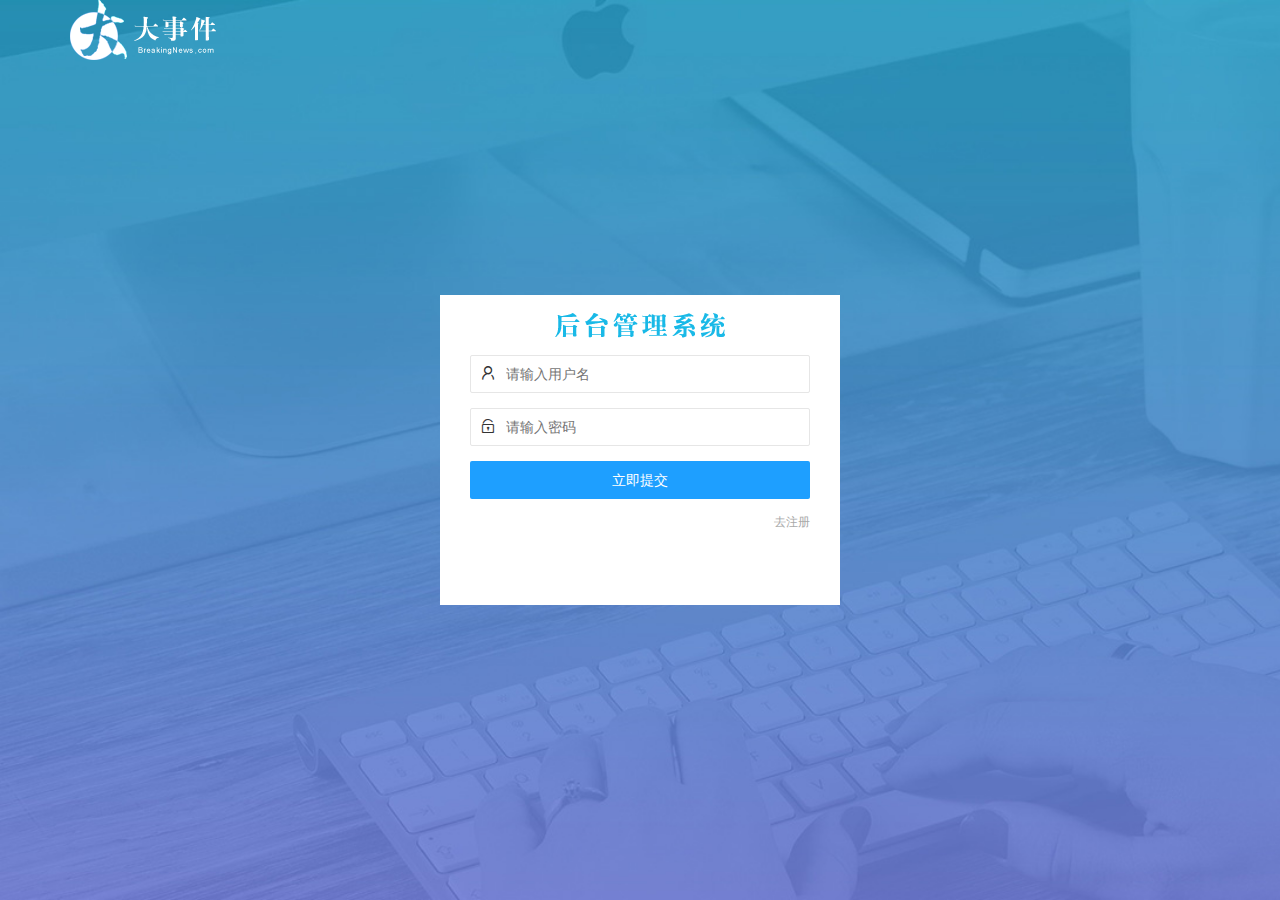
<file: login.html>
<!DOCTYPE html>
<html lang="en">

<head>
  <meta charset="UTF-8">
  <meta name="viewport" content="width=device-width, initial-scale=1.0">
  <title>Document</title>
  <link rel="stylesheet" href="/assets/lib/bootstrap.css">
  <link rel="stylesheet" href="/assets/lib/layui/css/layui.css">
  <link rel="stylesheet" href="/assets/css/login.css">
</head>

<body>
  <!-- 头部log区域 -->
  <div class="layui-main">
    <img src="/assets/images/logo.png" alt="">
  </div>
  <!-- 登录注册区域 -->
  <div class="allBox">
    <!-- 头部区域 -->
    <div class="title-box"></div>
    <!-- 登录的div -->
    <div class="login-box">
      <!-- 登录的表单 -->
      <form class="layui-form" action="" id="form_login">
        <div class="layui-form-item">
          <i class="layui-icon layui-icon-username"></i>
          <input type="text" name="username" required lay-verify="required" placeholder="请输入用户名" autocomplete="off"
            class="layui-input">
        </div>
        <div class="layui-form-item">
          <i class="layui-icon layui-icon-password"></i>
          <input type="password" name="password" required lay-verify="required|pwd" placeholder="请输入密码" autocomplete="off"
            class="layui-input">
        </div>
        <div class="layui-form-item">
          <button class="layui-btn layui-btn-fluid layui-btn-normal " lay-submit>立即提交</button>
        </div>
        <div class="layui-form-item links">
          <a href="javascript:;" id="link_reg">去注册</a>
        </div>
      </form>
    </div>
    <!-- 注册的div -->
    <div class="reg-box">
      <form class="layui-form" action="" id="form_reg">
        <div class="layui-form-item">
          <i class="layui-icon layui-icon-username"></i>
          <input type="text" name="username" required lay-verify="required" placeholder="请输入用户名" autocomplete="off"
            class="layui-input">
        </div>
        <div class="layui-form-item">
          <i class="layui-icon layui-icon-password"></i>
          <input type="password" name="password" required lay-verify="required|pwd" placeholder="请输入密码" autocomplete="off"
            class="layui-input">
        </div>
        <div class="layui-form-item">
          <i class="layui-icon layui-icon-password"></i>
          <input type="password" name="repassword" required lay-verify="required|pwd|repwd" placeholder="请再次输入密码" autocomplete="off"
            class="layui-input">
        </div>
        <div class="layui-form-item">
          <button class="layui-btn layui-btn-fluid layui-btn-normal " lay-submit>立即提交</button>
        </div>
        <div class="layui-form-item links">
          <a href="javascript:;" id="link_login">去登陆</a>
        </div>
      </form>
     
    </div>
  </div>
  <!-- 导入jquery  -->
  <script src="/assets/lib/layui/layui.all.js"></script>
  <script src="/assets/lib/jquery.js"></script>
  <script src="/assets/js/baseApi.js"></script>
  <script src="/assets/js/login.js"></script>
</body>

</html>
</file>
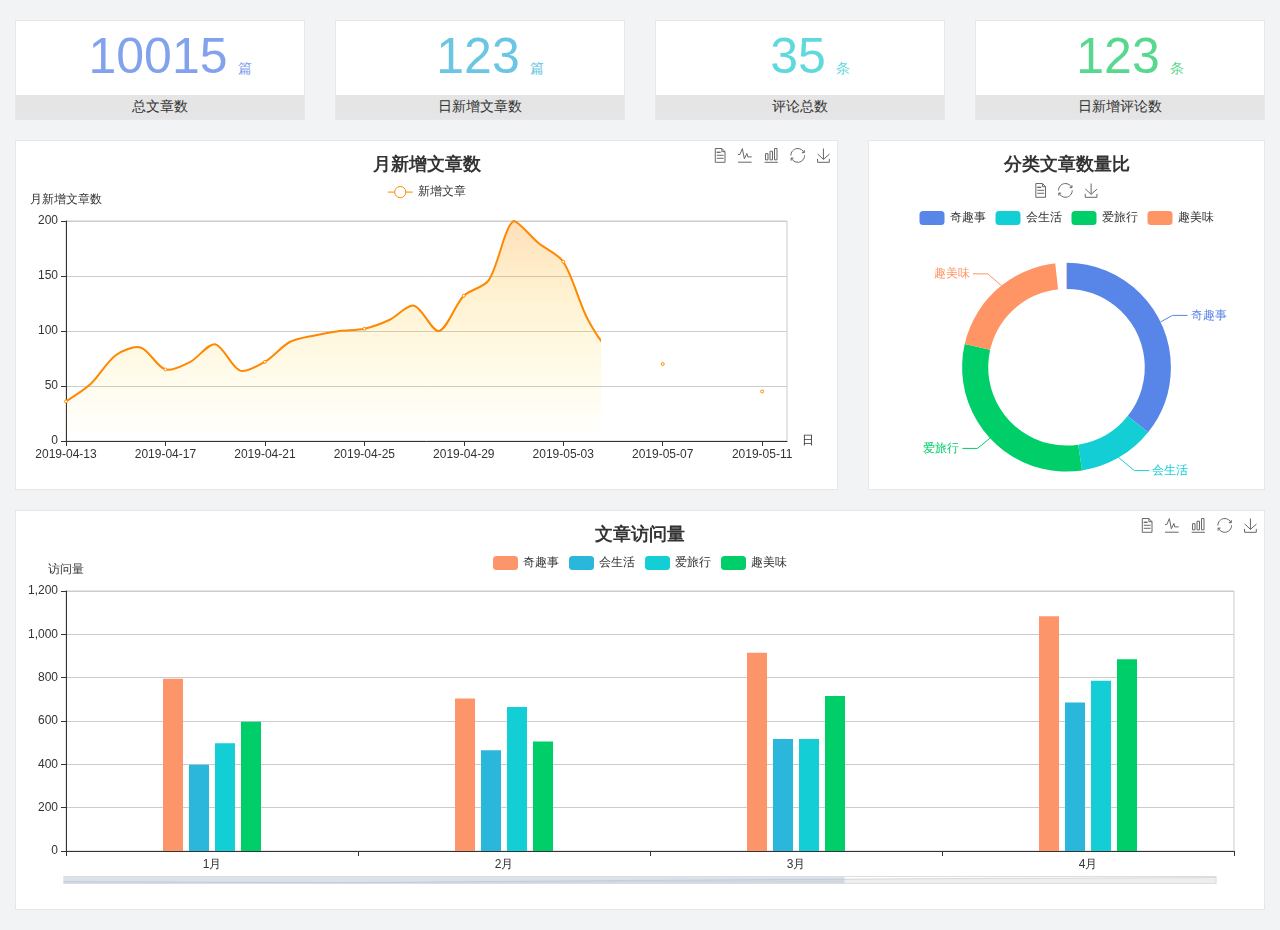
<file: home/dashboard.html>
<!DOCTYPE html>
<html lang="en">

<head>
  <meta charset="UTF-8">
  <meta name="viewport" content="width=device-width, initial-scale=1.0">
  <meta http-equiv="X-UA-Compatible" content="ie=edge">
  <title>图表统计</title>
  <link rel="stylesheet" href="../../assets/lib/bootstrap.css" />
  <link rel="stylesheet" href="../../assets/lib/main.css" />
  <script src="../../assets/lib/jquery.js"></script>
  <script type="text/javascript" src="../../assets/lib/echarts.min.js"></script>
</head>

<body>
  <div class="container-fluid">
    <div class="row spannel_list">
      <div class="col-sm-3 col-xs-6">
        <div class="spannel">
          <em>10015</em><span>篇</span>
          <b>总文章数</b>
        </div>
      </div>
      <div class="col-sm-3 col-xs-6">
        <div class="spannel scolor01">
          <em>123</em><span>篇</span>
          <b>日新增文章数</b>
        </div>
      </div>
      <div class="col-sm-3 col-xs-6">
        <div class="spannel scolor02">
          <em>35</em><span>条</span>
          <b>评论总数</b>
        </div>
      </div>
      <div class="col-sm-3 col-xs-6">
        <div class="spannel scolor03">
          <em>123</em><span>条</span>
          <b>日新增评论数</b>
        </div>
      </div>
    </div>
  </div>

  <div class="container-fluid">
    <div class="row curve-pie">
      <div class="col-lg-8 col-md-8">
        <div class="gragh_pannel" id="curve_show"></div>
      </div>
      <div class="col-lg-4 col-md-4">
        <div class="gragh_pannel" id="pie_show"></div>
      </div>
    </div>
  </div>

  <div class="container-fluid">
    <div class="column_pannel" id="column_show"></div>
  </div>

  <script>
    var oChart = echarts.init(document.getElementById('curve_show'));
    var aList_all = [
      { 'count': 36, 'date': '2019-04-13' },
      { 'count': 52, 'date': '2019-04-14' },
      { 'count': 78, 'date': '2019-04-15' },
      { 'count': 85, 'date': '2019-04-16' },
      { 'count': 65, 'date': '2019-04-17' },
      { 'count': 72, 'date': '2019-04-18' },
      { 'count': 88, 'date': '2019-04-19' },
      { 'count': 64, 'date': '2019-04-20' },
      { 'count': 72, 'date': '2019-04-21' },
      { 'count': 90, 'date': '2019-04-22' },
      { 'count': 96, 'date': '2019-04-23' },
      { 'count': 100, 'date': '2019-04-24' },
      { 'count': 102, 'date': '2019-04-25' },
      { 'count': 110, 'date': '2019-04-26' },
      { 'count': 123, 'date': '2019-04-27' },
      { 'count': 100, 'date': '2019-04-28' },
      { 'count': 132, 'date': '2019-04-29' },
      { 'count': 146, 'date': '2019-04-30' },
      { 'count': 200, 'date': '2019-05-01' },
      { 'count': 180, 'date': '2019-05-02' },
      { 'count': 163, 'date': '2019-05-03' },
      { 'count': 110, 'date': '2019-05-04' },
      { 'count': 80, 'date': '2019-05-05' },
      { 'count': 82, 'date': '2019-05-06' },
      { 'count': 70, 'date': '2019-05-07' },
      { 'count': 65, 'date': '2019-05-08' },
      { 'count': 54, 'date': '2019-05-09' },
      { 'count': 40, 'date': '2019-05-10' },
      { 'count': 45, 'date': '2019-05-11' },
      { 'count': 38, 'date': '2019-05-12' },
    ];

    let aCount = [];
    let aDate = [];

    for (var i = 0; i < aList_all.length; i++) {
      aCount.push(aList_all[i].count);
      aDate.push(aList_all[i].date);
    }

    var chartopt = {
      title: {
        text: '月新增文章数',
        left: 'center',
        top: '10'
      },
      tooltip: {
        trigger: 'axis'
      },
      legend: {
        data: ['新增文章'],
        top: '40'
      },
      toolbox: {
        show: true,
        feature: {
          mark: { show: true },
          dataView: { show: true, readOnly: false },
          magicType: { show: true, type: ['line', 'bar'] },
          restore: { show: true },
          saveAsImage: { show: true }
        }
      },
      calculable: true,
      xAxis: [
        {
          name: '日',
          type: 'category',
          boundaryGap: false,
          data: aDate
        }
      ],
      yAxis: [
        {
          name: '月新增文章数',
          type: 'value'
        }
      ],
      series: [
        {
          name: '新增文章',
          type: 'line',
          smooth: true,
          itemStyle: { normal: { areaStyle: { type: 'default' }, color: '#f80' }, lineStyle: { color: '#f80' } },
          data: aCount
        }],
      areaStyle: {
        normal: {
          color: new echarts.graphic.LinearGradient(0, 0, 0, 1, [{
            offset: 0,
            color: 'rgba(255,136,0,0.39)'
          }, {
            offset: .34,
            color: 'rgba(255,180,0,0.25)'
          }, {
            offset: 1,
            color: 'rgba(255,222,0,0.00)'
          }])

        }
      },
      grid: {
        show: true,
        x: 50,
        x2: 50,
        y: 80,
        height: 220
      }
    };

    oChart.setOption(chartopt);


    var oPie = echarts.init(document.getElementById('pie_show'));
    var oPieopt =
    {
      title: {
        top: 10,
        text: '分类文章数量比',
        x: 'center'
      },
      tooltip: {
        trigger: 'item',
        formatter: "{a} <br/>{b} : {c} ({d}%)"
      },
      color: ['#5885e8', '#13cfd5', '#00ce68', '#ff9565'],
      legend: {
        x: 'center',
        top: 65,
        data: ['奇趣事', '会生活', '爱旅行', '趣美味']
      },
      toolbox: {
        show: true,
        x: 'center',
        top: 35,
        feature: {
          mark: { show: true },
          dataView: { show: true, readOnly: false },
          magicType: {
            show: true,
            type: ['pie', 'funnel'],
            option: {
              funnel: {
                x: '25%',
                width: '50%',
                funnelAlign: 'left',
                max: 1548
              }
            }
          },
          restore: { show: true },
          saveAsImage: { show: true }
        }
      },
      calculable: true,
      series: [
        {
          name: '访问来源',
          type: 'pie',
          radius: ['45%', '60%'],
          center: ['50%', '65%'],
          data: [
            { value: 300, name: '奇趣事' },
            { value: 100, name: '会生活' },
            { value: 260, name: '爱旅行' },
            { value: 180, name: '趣美味' }
          ]
        }
      ]
    };
    oPie.setOption(oPieopt);



    var oColumn = this.echarts.init(document.getElementById('column_show'));
    var oColumnopt =
    {
      title: {
        text: '文章访问量',
        left: 'center',
        top: '10'
      },
      tooltip: {
        trigger: 'axis'
      },
      legend: {
        data: ['奇趣事', '会生活', '爱旅行', '趣美味'],
        top: '40'
      },
      toolbox: {
        show: true,
        feature: {
          mark: { show: true },
          dataView: { show: true, readOnly: false },
          magicType: { show: true, type: ['line', 'bar'] },
          restore: { show: true },
          saveAsImage: { show: true }
        }
      },
      calculable: true,
      xAxis: [
        {
          type: 'category',
          data: ['1月', '2月', '3月', '4月', '5月']
        }
      ],
      yAxis: [
        {
          name: '访问量',
          type: 'value'
        }
      ],
      series: [
        {
          name: '奇趣事',
          type: 'bar',
          barWidth: 20,
          itemStyle: {
            normal: { areaStyle: { type: 'default' }, color: '#fd956a' }
          },
          data: [800, 708, 920, 1090, 1200]
        },
        {
          name: '会生活',
          type: 'bar',
          barWidth: 20,
          itemStyle: {
            normal: { areaStyle: { type: 'default' }, color: '#2bb6db' }
          },
          data: [400, 468, 520, 690, 800]
        },
        {
          name: '爱旅行',
          type: 'bar',
          barWidth: 20,
          itemStyle: {
            normal: { areaStyle: { type: 'default' }, color: '#13cfd5' }
          },
          data: [500, 668, 520, 790, 900]
        },
        {
          name: '趣美味',
          type: 'bar',
          barWidth: 20,
          itemStyle: {
            normal: { areaStyle: { type: 'default' }, color: '#00ce68' }
          },
          data: [600, 508, 720, 890, 1000]
        }
      ],
      grid: {
        show: true,
        x: 50,
        x2: 30,
        y: 80,
        height: 260
      },
      dataZoom: [//给x轴设置滚动条
        {
          start: 0,//默认为0
          end: 100 - 1000 / 31,//默认为100
          type: 'slider',
          show: true,
          xAxisIndex: [0],
          handleSize: 0,//滑动条的 左右2个滑动条的大小
          height: 8,//组件高度
          left: 45, //左边的距离
          right: 50,//右边的距离
          bottom: 26,//右边的距离
          handleColor: '#ddd',//h滑动图标的颜色
          handleStyle: {
            borderColor: "#cacaca",
            borderWidth: "1",
            shadowBlur: 2,
            background: "#ddd",
            shadowColor: "#ddd",
          }
        }]
    };
    oColumn.setOption(oColumnopt);
  </script>
</body>

</html>
</file>
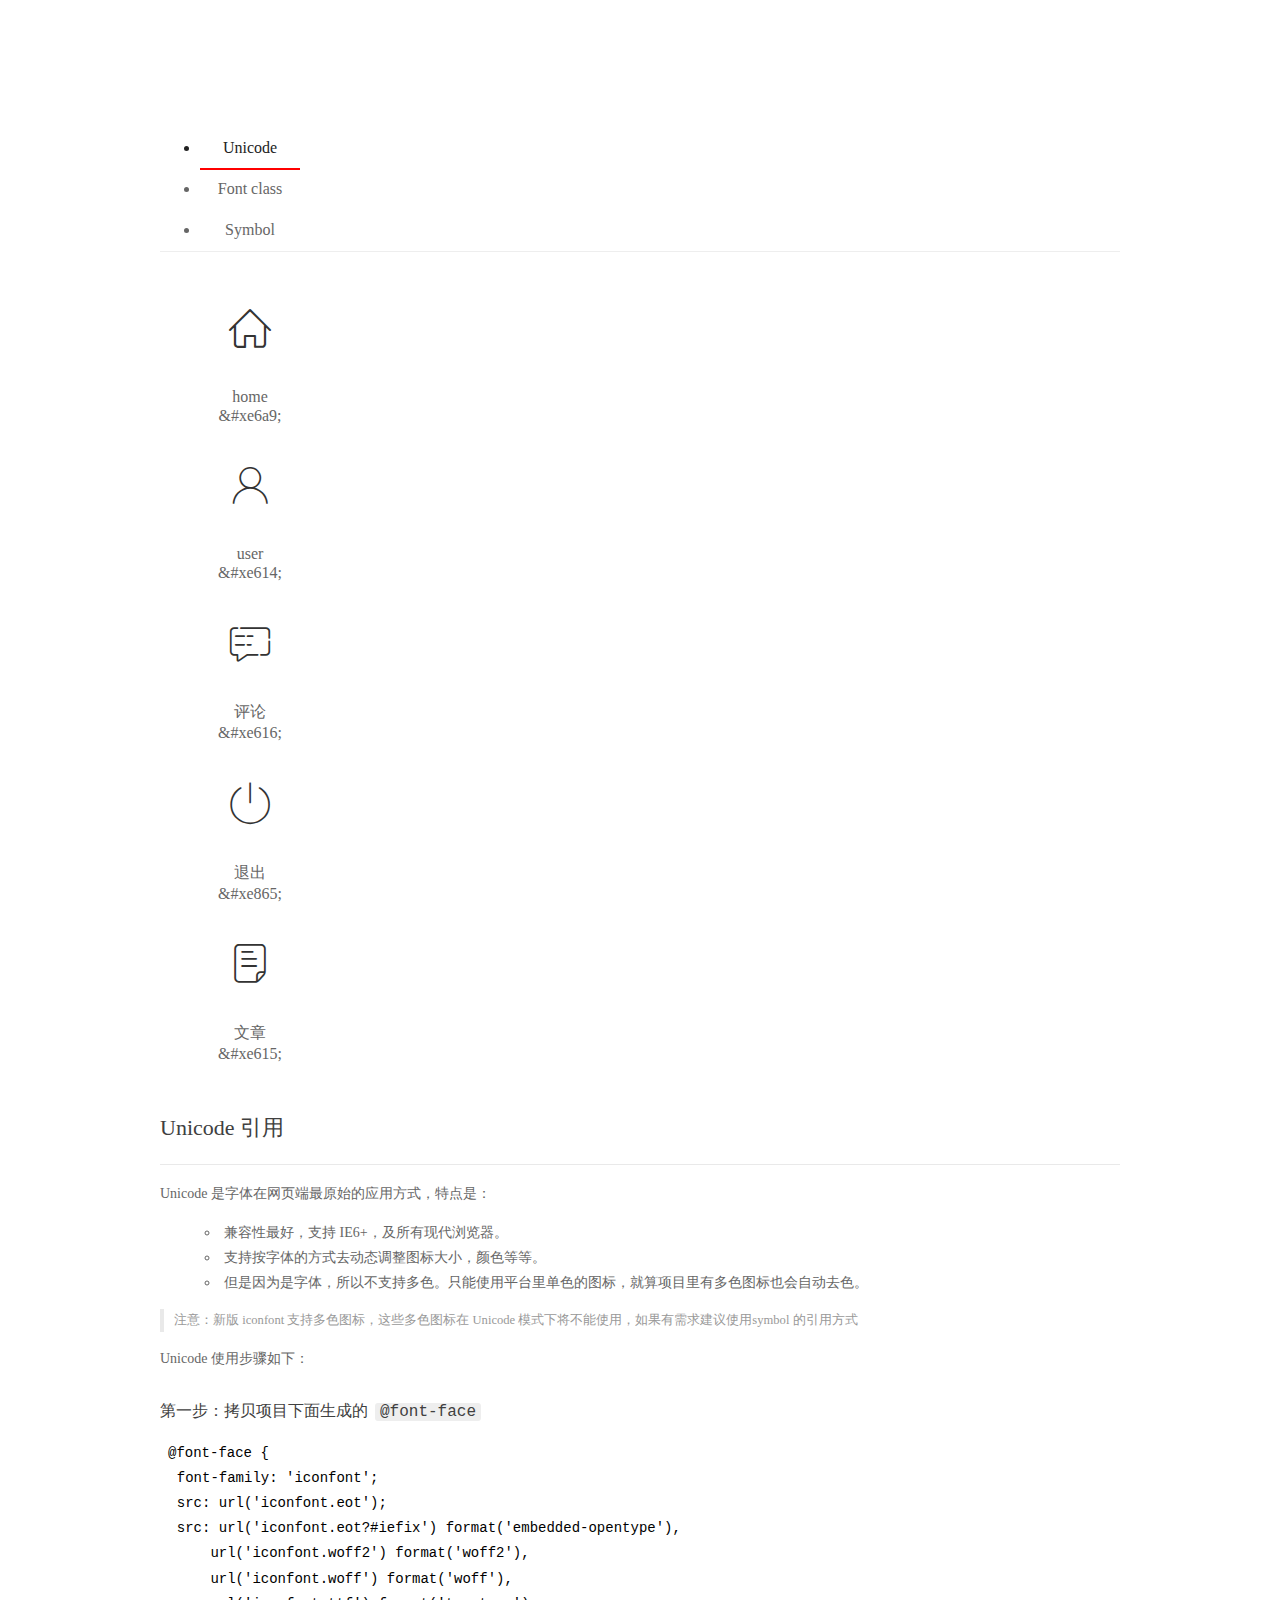
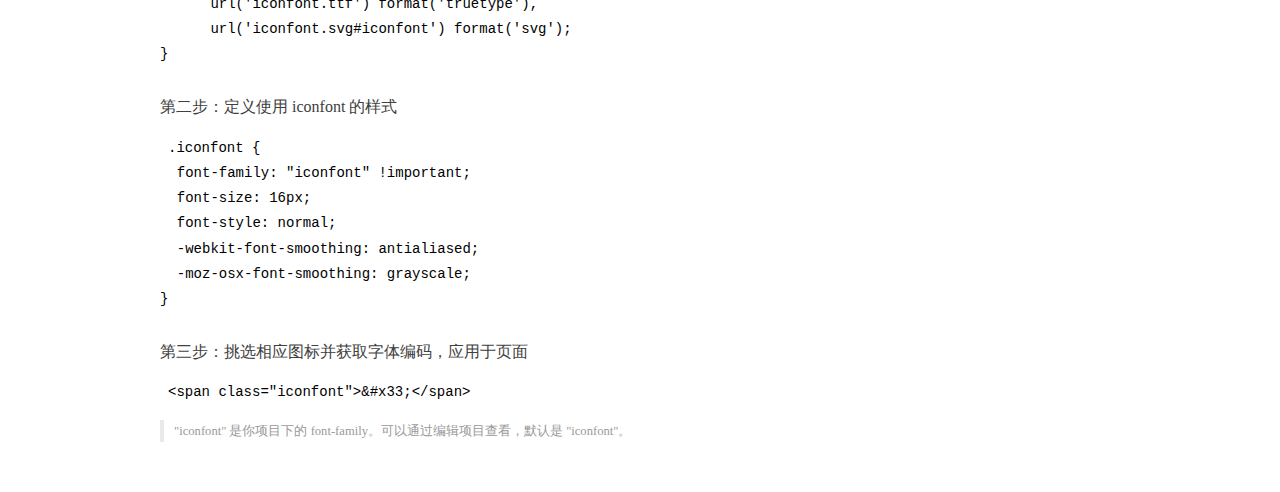
<file: assets/fonts/demo_index.html>
<!DOCTYPE html>
<html>
<head>
  <meta charset="utf-8"/>
  <title>IconFont Demo</title>
  <link rel="shortcut icon" href="https://gtms04.alicdn.com/tps/i4/TB1_oz6GVXXXXaFXpXXJDFnIXXX-64-64.ico" type="image/x-icon"/>
  <link rel="stylesheet" href="https://g.alicdn.com/thx/cube/1.3.2/cube.min.css">
  <link rel="stylesheet" href="demo.css">
  <link rel="stylesheet" href="iconfont.css">
  <script src="iconfont.js"></script>
  <!-- jQuery -->
  <script src="https://a1.alicdn.com/oss/uploads/2018/12/26/7bfddb60-08e8-11e9-9b04-53e73bb6408b.js"></script>
  <!-- 代码高亮 -->
  <script src="https://a1.alicdn.com/oss/uploads/2018/12/26/a3f714d0-08e6-11e9-8a15-ebf944d7534c.js"></script>
</head>
<body>
  <div class="main">
    <h1 class="logo"><a href="https://www.iconfont.cn/" title="iconfont 首页" target="_blank">&#xe86b;</a></h1>
    <div class="nav-tabs">
      <ul id="tabs" class="dib-box">
        <li class="dib active"><span>Unicode</span></li>
        <li class="dib"><span>Font class</span></li>
        <li class="dib"><span>Symbol</span></li>
      </ul>
      
    </div>
    <div class="tab-container">
      <div class="content unicode" style="display: block;">
          <ul class="icon_lists dib-box">
          
            <li class="dib">
              <span class="icon iconfont">&#xe6a9;</span>
                <div class="name">home</div>
                <div class="code-name">&amp;#xe6a9;</div>
              </li>
          
            <li class="dib">
              <span class="icon iconfont">&#xe614;</span>
                <div class="name">user</div>
                <div class="code-name">&amp;#xe614;</div>
              </li>
          
            <li class="dib">
              <span class="icon iconfont">&#xe616;</span>
                <div class="name">评论</div>
                <div class="code-name">&amp;#xe616;</div>
              </li>
          
            <li class="dib">
              <span class="icon iconfont">&#xe865;</span>
                <div class="name">退出</div>
                <div class="code-name">&amp;#xe865;</div>
              </li>
          
            <li class="dib">
              <span class="icon iconfont">&#xe615;</span>
                <div class="name">文章</div>
                <div class="code-name">&amp;#xe615;</div>
              </li>
          
          </ul>
          <div class="article markdown">
          <h2 id="unicode-">Unicode 引用</h2>
          <hr>

          <p>Unicode 是字体在网页端最原始的应用方式，特点是：</p>
          <ul>
            <li>兼容性最好，支持 IE6+，及所有现代浏览器。</li>
            <li>支持按字体的方式去动态调整图标大小，颜色等等。</li>
            <li>但是因为是字体，所以不支持多色。只能使用平台里单色的图标，就算项目里有多色图标也会自动去色。</li>
          </ul>
          <blockquote>
            <p>注意：新版 iconfont 支持多色图标，这些多色图标在 Unicode 模式下将不能使用，如果有需求建议使用symbol 的引用方式</p>
          </blockquote>
          <p>Unicode 使用步骤如下：</p>
          <h3 id="-font-face">第一步：拷贝项目下面生成的 <code>@font-face</code></h3>
<pre><code class="language-css"
>@font-face {
  font-family: 'iconfont';
  src: url('iconfont.eot');
  src: url('iconfont.eot?#iefix') format('embedded-opentype'),
      url('iconfont.woff2') format('woff2'),
      url('iconfont.woff') format('woff'),
      url('iconfont.ttf') format('truetype'),
      url('iconfont.svg#iconfont') format('svg');
}
</code></pre>
          <h3 id="-iconfont-">第二步：定义使用 iconfont 的样式</h3>
<pre><code class="language-css"
>.iconfont {
  font-family: "iconfont" !important;
  font-size: 16px;
  font-style: normal;
  -webkit-font-smoothing: antialiased;
  -moz-osx-font-smoothing: grayscale;
}
</code></pre>
          <h3 id="-">第三步：挑选相应图标并获取字体编码，应用于页面</h3>
<pre>
<code class="language-html"
>&lt;span class="iconfont"&gt;&amp;#x33;&lt;/span&gt;
</code></pre>
          <blockquote>
            <p>"iconfont" 是你项目下的 font-family。可以通过编辑项目查看，默认是 "iconfont"。</p>
          </blockquote>
          </div>
      </div>
      <div class="content font-class">
        <ul class="icon_lists dib-box">
          
          <li class="dib">
            <span class="icon iconfont icon-home"></span>
            <div class="name">
              home
            </div>
            <div class="code-name">.icon-home
            </div>
          </li>
          
          <li class="dib">
            <span class="icon iconfont icon-user"></span>
            <div class="name">
              user
            </div>
            <div class="code-name">.icon-user
            </div>
          </li>
          
          <li class="dib">
            <span class="icon iconfont icon-pinglun"></span>
            <div class="name">
              评论
            </div>
            <div class="code-name">.icon-pinglun
            </div>
          </li>
          
          <li class="dib">
            <span class="icon iconfont icon-tuichu"></span>
            <div class="name">
              退出
            </div>
            <div class="code-name">.icon-tuichu
            </div>
          </li>
          
          <li class="dib">
            <span class="icon iconfont icon-16"></span>
            <div class="name">
              文章
            </div>
            <div class="code-name">.icon-16
            </div>
          </li>
          
        </ul>
        <div class="article markdown">
        <h2 id="font-class-">font-class 引用</h2>
        <hr>

        <p>font-class 是 Unicode 使用方式的一种变种，主要是解决 Unicode 书写不直观，语意不明确的问题。</p>
        <p>与 Unicode 使用方式相比，具有如下特点：</p>
        <ul>
          <li>兼容性良好，支持 IE8+，及所有现代浏览器。</li>
          <li>相比于 Unicode 语意明确，书写更直观。可以很容易分辨这个 icon 是什么。</li>
          <li>因为使用 class 来定义图标，所以当要替换图标时，只需要修改 class 里面的 Unicode 引用。</li>
          <li>不过因为本质上还是使用的字体，所以多色图标还是不支持的。</li>
        </ul>
        <p>使用步骤如下：</p>
        <h3 id="-fontclass-">第一步：引入项目下面生成的 fontclass 代码：</h3>
<pre><code class="language-html">&lt;link rel="stylesheet" href="./iconfont.css"&gt;
</code></pre>
        <h3 id="-">第二步：挑选相应图标并获取类名，应用于页面：</h3>
<pre><code class="language-html">&lt;span class="iconfont icon-xxx"&gt;&lt;/span&gt;
</code></pre>
        <blockquote>
          <p>"
            iconfont" 是你项目下的 font-family。可以通过编辑项目查看，默认是 "iconfont"。</p>
        </blockquote>
      </div>
      </div>
      <div class="content symbol">
          <ul class="icon_lists dib-box">
          
            <li class="dib">
                <svg class="icon svg-icon" aria-hidden="true">
                  <use xlink:href="#icon-home"></use>
                </svg>
                <div class="name">home</div>
                <div class="code-name">#icon-home</div>
            </li>
          
            <li class="dib">
                <svg class="icon svg-icon" aria-hidden="true">
                  <use xlink:href="#icon-user"></use>
                </svg>
                <div class="name">user</div>
                <div class="code-name">#icon-user</div>
            </li>
          
            <li class="dib">
                <svg class="icon svg-icon" aria-hidden="true">
                  <use xlink:href="#icon-pinglun"></use>
                </svg>
                <div class="name">评论</div>
                <div class="code-name">#icon-pinglun</div>
            </li>
          
            <li class="dib">
                <svg class="icon svg-icon" aria-hidden="true">
                  <use xlink:href="#icon-tuichu"></use>
                </svg>
                <div class="name">退出</div>
                <div class="code-name">#icon-tuichu</div>
            </li>
          
            <li class="dib">
                <svg class="icon svg-icon" aria-hidden="true">
                  <use xlink:href="#icon-16"></use>
                </svg>
                <div class="name">文章</div>
                <div class="code-name">#icon-16</div>
            </li>
          
          </ul>
          <div class="article markdown">
          <h2 id="symbol-">Symbol 引用</h2>
          <hr>

          <p>这是一种全新的使用方式，应该说这才是未来的主流，也是平台目前推荐的用法。相关介绍可以参考这篇<a href="">文章</a>
            这种用法其实是做了一个 SVG 的集合，与另外两种相比具有如下特点：</p>
          <ul>
            <li>支持多色图标了，不再受单色限制。</li>
            <li>通过一些技巧，支持像字体那样，通过 <code>font-size</code>, <code>color</code> 来调整样式。</li>
            <li>兼容性较差，支持 IE9+，及现代浏览器。</li>
            <li>浏览器渲染 SVG 的性能一般，还不如 png。</li>
          </ul>
          <p>使用步骤如下：</p>
          <h3 id="-symbol-">第一步：引入项目下面生成的 symbol 代码：</h3>
<pre><code class="language-html">&lt;script src="./iconfont.js"&gt;&lt;/script&gt;
</code></pre>
          <h3 id="-css-">第二步：加入通用 CSS 代码（引入一次就行）：</h3>
<pre><code class="language-html">&lt;style&gt;
.icon {
  width: 1em;
  height: 1em;
  vertical-align: -0.15em;
  fill: currentColor;
  overflow: hidden;
}
&lt;/style&gt;
</code></pre>
          <h3 id="-">第三步：挑选相应图标并获取类名，应用于页面：</h3>
<pre><code class="language-html">&lt;svg class="icon" aria-hidden="true"&gt;
  &lt;use xlink:href="#icon-xxx"&gt;&lt;/use&gt;
&lt;/svg&gt;
</code></pre>
          </div>
      </div>

    </div>
  </div>
  <script>
  $(document).ready(function () {
      $('.tab-container .content:first').show()

      $('#tabs li').click(function (e) {
        var tabContent = $('.tab-container .content')
        var index = $(this).index()

        if ($(this).hasClass('active')) {
          return
        } else {
          $('#tabs li').removeClass('active')
          $(this).addClass('active')

          tabContent.hide().eq(index).fadeIn()
        }
      })
    })
  </script>
</body>
</html>
</file>
<file: assets/lib/layui/css/layui.css>
/** layui-v2.5.5 MIT License By https://www.layui.com */
 .layui-inline,img{display:inline-block;vertical-align:middle}h1,h2,h3,h4,h5,h6{font-weight:400}.layui-edge,.layui-header,.layui-inline,.layui-main{position:relative}.layui-body,.layui-edge,.layui-elip{overflow:hidden}.layui-btn,.layui-edge,.layui-inline,img{vertical-align:middle}.layui-btn,.layui-disabled,.layui-icon,.layui-unselect{-moz-user-select:none;-webkit-user-select:none;-ms-user-select:none}.layui-elip,.layui-form-checkbox span,.layui-form-pane .layui-form-label{text-overflow:ellipsis;white-space:nowrap}.layui-breadcrumb,.layui-tree-btnGroup{visibility:hidden}blockquote,body,button,dd,div,dl,dt,form,h1,h2,h3,h4,h5,h6,input,li,ol,p,pre,td,textarea,th,ul{margin:0;padding:0;-webkit-tap-highlight-color:rgba(0,0,0,0)}a:active,a:hover{outline:0}img{border:none}li{list-style:none}table{border-collapse:collapse;border-spacing:0}h4,h5,h6{font-size:100%}button,input,optgroup,option,select,textarea{font-family:inherit;font-size:inherit;font-style:inherit;font-weight:inherit;outline:0}pre{white-space:pre-wrap;white-space:-moz-pre-wrap;white-space:-pre-wrap;white-space:-o-pre-wrap;word-wrap:break-word}body{line-height:24px;font:14px Helvetica Neue,Helvetica,PingFang SC,Tahoma,Arial,sans-serif}hr{height:1px;margin:10px 0;border:0;clear:both}a{color:#333;text-decoration:none}a:hover{color:#777}a cite{font-style:normal;*cursor:pointer}.layui-border-box,.layui-border-box *{box-sizing:border-box}.layui-box,.layui-box *{box-sizing:content-box}.layui-clear{clear:both;*zoom:1}.layui-clear:after{content:'\20';clear:both;*zoom:1;display:block;height:0}.layui-inline{*display:inline;*zoom:1}.layui-edge{display:inline-block;width:0;height:0;border-width:6px;border-style:dashed;border-color:transparent}.layui-edge-top{top:-4px;border-bottom-color:#999;border-bottom-style:solid}.layui-edge-right{border-left-color:#999;border-left-style:solid}.layui-edge-bottom{top:2px;border-top-color:#999;border-top-style:solid}.layui-edge-left{border-right-color:#999;border-right-style:solid}.layui-disabled,.layui-disabled:hover{color:#d2d2d2!important;cursor:not-allowed!important}.layui-circle{border-radius:100%}.layui-show{display:block!important}.layui-hide{display:none!important}@font-face{font-family:layui-icon;src:url(../font/iconfont.eot?v=250);src:url(../font/iconfont.eot?v=250#iefix) format('embedded-opentype'),url(../font/iconfont.woff2?v=250) format('woff2'),url(../font/iconfont.woff?v=250) format('woff'),url(../font/iconfont.ttf?v=250) format('truetype'),url(../font/iconfont.svg?v=250#layui-icon) format('svg')}.layui-icon{font-family:layui-icon!important;font-size:16px;font-style:normal;-webkit-font-smoothing:antialiased;-moz-osx-font-smoothing:grayscale}.layui-icon-reply-fill:before{content:"\e611"}.layui-icon-set-fill:before{content:"\e614"}.layui-icon-menu-fill:before{content:"\e60f"}.layui-icon-search:before{content:"\e615"}.layui-icon-share:before{content:"\e641"}.layui-icon-set-sm:before{content:"\e620"}.layui-icon-engine:before{content:"\e628"}.layui-icon-close:before{content:"\1006"}.layui-icon-close-fill:before{content:"\1007"}.layui-icon-chart-screen:before{content:"\e629"}.layui-icon-star:before{content:"\e600"}.layui-icon-circle-dot:before{content:"\e617"}.layui-icon-chat:before{content:"\e606"}.layui-icon-release:before{content:"\e609"}.layui-icon-list:before{content:"\e60a"}.layui-icon-chart:before{content:"\e62c"}.layui-icon-ok-circle:before{content:"\1005"}.layui-icon-layim-theme:before{content:"\e61b"}.layui-icon-table:before{content:"\e62d"}.layui-icon-right:before{content:"\e602"}.layui-icon-left:before{content:"\e603"}.layui-icon-cart-simple:before{content:"\e698"}.layui-icon-face-cry:before{content:"\e69c"}.layui-icon-face-smile:before{content:"\e6af"}.layui-icon-survey:before{content:"\e6b2"}.layui-icon-tree:before{content:"\e62e"}.layui-icon-upload-circle:before{content:"\e62f"}.layui-icon-add-circle:before{content:"\e61f"}.layui-icon-download-circle:before{content:"\e601"}.layui-icon-templeate-1:before{content:"\e630"}.layui-icon-util:before{content:"\e631"}.layui-icon-face-surprised:before{content:"\e664"}.layui-icon-edit:before{content:"\e642"}.layui-icon-speaker:before{content:"\e645"}.layui-icon-down:before{content:"\e61a"}.layui-icon-file:before{content:"\e621"}.layui-icon-layouts:before{content:"\e632"}.layui-icon-rate-half:before{content:"\e6c9"}.layui-icon-add-circle-fine:before{content:"\e608"}.layui-icon-prev-circle:before{content:"\e633"}.layui-icon-read:before{content:"\e705"}.layui-icon-404:before{content:"\e61c"}.layui-icon-carousel:before{content:"\e634"}.layui-icon-help:before{content:"\e607"}.layui-icon-code-circle:before{content:"\e635"}.layui-icon-water:before{content:"\e636"}.layui-icon-username:before{content:"\e66f"}.layui-icon-find-fill:before{content:"\e670"}.layui-icon-about:before{content:"\e60b"}.layui-icon-location:before{content:"\e715"}.layui-icon-up:before{content:"\e619"}.layui-icon-pause:before{content:"\e651"}.layui-icon-date:before{content:"\e637"}.layui-icon-layim-uploadfile:before{content:"\e61d"}.layui-icon-delete:before{content:"\e640"}.layui-icon-play:before{content:"\e652"}.layui-icon-top:before{content:"\e604"}.layui-icon-friends:before{content:"\e612"}.layui-icon-refresh-3:before{content:"\e9aa"}.layui-icon-ok:before{content:"\e605"}.layui-icon-layer:before{content:"\e638"}.layui-icon-face-smile-fine:before{content:"\e60c"}.layui-icon-dollar:before{content:"\e659"}.layui-icon-group:before{content:"\e613"}.layui-icon-layim-download:before{content:"\e61e"}.layui-icon-picture-fine:before{content:"\e60d"}.layui-icon-link:before{content:"\e64c"}.layui-icon-diamond:before{content:"\e735"}.layui-icon-log:before{content:"\e60e"}.layui-icon-rate-solid:before{content:"\e67a"}.layui-icon-fonts-del:before{content:"\e64f"}.layui-icon-unlink:before{content:"\e64d"}.layui-icon-fonts-clear:before{content:"\e639"}.layui-icon-triangle-r:before{content:"\e623"}.layui-icon-circle:before{content:"\e63f"}.layui-icon-radio:before{content:"\e643"}.layui-icon-align-center:before{content:"\e647"}.layui-icon-align-right:before{content:"\e648"}.layui-icon-align-left:before{content:"\e649"}.layui-icon-loading-1:before{content:"\e63e"}.layui-icon-return:before{content:"\e65c"}.layui-icon-fonts-strong:before{content:"\e62b"}.layui-icon-upload:before{content:"\e67c"}.layui-icon-dialogue:before{content:"\e63a"}.layui-icon-video:before{content:"\e6ed"}.layui-icon-headset:before{content:"\e6fc"}.layui-icon-cellphone-fine:before{content:"\e63b"}.layui-icon-add-1:before{content:"\e654"}.layui-icon-face-smile-b:before{content:"\e650"}.layui-icon-fonts-html:before{content:"\e64b"}.layui-icon-form:before{content:"\e63c"}.layui-icon-cart:before{content:"\e657"}.layui-icon-camera-fill:before{content:"\e65d"}.layui-icon-tabs:before{content:"\e62a"}.layui-icon-fonts-code:before{content:"\e64e"}.layui-icon-fire:before{content:"\e756"}.layui-icon-set:before{content:"\e716"}.layui-icon-fonts-u:before{content:"\e646"}.layui-icon-triangle-d:before{content:"\e625"}.layui-icon-tips:before{content:"\e702"}.layui-icon-picture:before{content:"\e64a"}.layui-icon-more-vertical:before{content:"\e671"}.layui-icon-flag:before{content:"\e66c"}.layui-icon-loading:before{content:"\e63d"}.layui-icon-fonts-i:before{content:"\e644"}.layui-icon-refresh-1:before{content:"\e666"}.layui-icon-rmb:before{content:"\e65e"}.layui-icon-home:before{content:"\e68e"}.layui-icon-user:before{content:"\e770"}.layui-icon-notice:before{content:"\e667"}.layui-icon-login-weibo:before{content:"\e675"}.layui-icon-voice:before{content:"\e688"}.layui-icon-upload-drag:before{content:"\e681"}.layui-icon-login-qq:before{content:"\e676"}.layui-icon-snowflake:before{content:"\e6b1"}.layui-icon-file-b:before{content:"\e655"}.layui-icon-template:before{content:"\e663"}.layui-icon-auz:before{content:"\e672"}.layui-icon-console:before{content:"\e665"}.layui-icon-app:before{content:"\e653"}.layui-icon-prev:before{content:"\e65a"}.layui-icon-website:before{content:"\e7ae"}.layui-icon-next:before{content:"\e65b"}.layui-icon-component:before{content:"\e857"}.layui-icon-more:before{content:"\e65f"}.layui-icon-login-wechat:before{content:"\e677"}.layui-icon-shrink-right:before{content:"\e668"}.layui-icon-spread-left:before{content:"\e66b"}.layui-icon-camera:before{content:"\e660"}.layui-icon-note:before{content:"\e66e"}.layui-icon-refresh:before{content:"\e669"}.layui-icon-female:before{content:"\e661"}.layui-icon-male:before{content:"\e662"}.layui-icon-password:before{content:"\e673"}.layui-icon-senior:before{content:"\e674"}.layui-icon-theme:before{content:"\e66a"}.layui-icon-tread:before{content:"\e6c5"}.layui-icon-praise:before{content:"\e6c6"}.layui-icon-star-fill:before{content:"\e658"}.layui-icon-rate:before{content:"\e67b"}.layui-icon-template-1:before{content:"\e656"}.layui-icon-vercode:before{content:"\e679"}.layui-icon-cellphone:before{content:"\e678"}.layui-icon-screen-full:before{content:"\e622"}.layui-icon-screen-restore:before{content:"\e758"}.layui-icon-cols:before{content:"\e610"}.layui-icon-export:before{content:"\e67d"}.layui-icon-print:before{content:"\e66d"}.layui-icon-slider:before{content:"\e714"}.layui-icon-addition:before{content:"\e624"}.layui-icon-subtraction:before{content:"\e67e"}.layui-icon-service:before{content:"\e626"}.layui-icon-transfer:before{content:"\e691"}.layui-main{width:1140px;margin:0 auto}.layui-header{z-index:1000;height:60px}.layui-header a:hover{transition:all .5s;-webkit-transition:all .5s}.layui-side{position:fixed;left:0;top:0;bottom:0;z-index:999;width:200px;overflow-x:hidden}.layui-side-scroll{position:relative;width:220px;height:100%;overflow-x:hidden}.layui-body{position:absolute;left:200px;right:0;top:0;bottom:0;z-index:998;width:auto;overflow-y:auto;box-sizing:border-box}.layui-layout-body{overflow:hidden}.layui-layout-admin .layui-header{background-color:#23262E}.layui-layout-admin .layui-side{top:60px;width:200px;overflow-x:hidden}.layui-layout-admin .layui-body{position:fixed;top:60px;bottom:44px}.layui-layout-admin .layui-main{width:auto;margin:0 15px}.layui-layout-admin .layui-footer{position:fixed;left:200px;right:0;bottom:0;height:44px;line-height:44px;padding:0 15px;background-color:#eee}.layui-layout-admin .layui-logo{position:absolute;left:0;top:0;width:200px;height:100%;line-height:60px;text-align:center;color:#009688;font-size:16px}.layui-layout-admin .layui-header .layui-nav{background:0 0}.layui-layout-left{position:absolute!important;left:200px;top:0}.layui-layout-right{position:absolute!important;right:0;top:0}.layui-container{position:relative;margin:0 auto;padding:0 15px;box-sizing:border-box}.layui-fluid{position:relative;margin:0 auto;padding:0 15px}.layui-row:after,.layui-row:before{content:'';display:block;clear:both}.layui-col-lg1,.layui-col-lg10,.layui-col-lg11,.layui-col-lg12,.layui-col-lg2,.layui-col-lg3,.layui-col-lg4,.layui-col-lg5,.layui-col-lg6,.layui-col-lg7,.layui-col-lg8,.layui-col-lg9,.layui-col-md1,.layui-col-md10,.layui-col-md11,.layui-col-md12,.layui-col-md2,.layui-col-md3,.layui-col-md4,.layui-col-md5,.layui-col-md6,.layui-col-md7,.layui-col-md8,.layui-col-md9,.layui-col-sm1,.layui-col-sm10,.layui-col-sm11,.layui-col-sm12,.layui-col-sm2,.layui-col-sm3,.layui-col-sm4,.layui-col-sm5,.layui-col-sm6,.layui-col-sm7,.layui-col-sm8,.layui-col-sm9,.layui-col-xs1,.layui-col-xs10,.layui-col-xs11,.layui-col-xs12,.layui-col-xs2,.layui-col-xs3,.layui-col-xs4,.layui-col-xs5,.layui-col-xs6,.layui-col-xs7,.layui-col-xs8,.layui-col-xs9{position:relative;display:block;box-sizing:border-box}.layui-col-xs1,.layui-col-xs10,.layui-col-xs11,.layui-col-xs12,.layui-col-xs2,.layui-col-xs3,.layui-col-xs4,.layui-col-xs5,.layui-col-xs6,.layui-col-xs7,.layui-col-xs8,.layui-col-xs9{float:left}.layui-col-xs1{width:8.33333333%}.layui-col-xs2{width:16.66666667%}.layui-col-xs3{width:25%}.layui-col-xs4{width:33.33333333%}.layui-col-xs5{width:41.66666667%}.layui-col-xs6{width:50%}.layui-col-xs7{width:58.33333333%}.layui-col-xs8{width:66.66666667%}.layui-col-xs9{width:75%}.layui-col-xs10{width:83.33333333%}.layui-col-xs11{width:91.66666667%}.layui-col-xs12{width:100%}.layui-col-xs-offset1{margin-left:8.33333333%}.layui-col-xs-offset2{margin-left:16.66666667%}.layui-col-xs-offset3{margin-left:25%}.layui-col-xs-offset4{margin-left:33.33333333%}.layui-col-xs-offset5{margin-left:41.66666667%}.layui-col-xs-offset6{margin-left:50%}.layui-col-xs-offset7{margin-left:58.33333333%}.layui-col-xs-offset8{margin-left:66.66666667%}.layui-col-xs-offset9{margin-left:75%}.layui-col-xs-offset10{margin-left:83.33333333%}.layui-col-xs-offset11{margin-left:91.66666667%}.layui-col-xs-offset12{margin-left:100%}@media screen and (max-width:768px){.layui-hide-xs{display:none!important}.layui-show-xs-block{display:block!important}.layui-show-xs-inline{display:inline!important}.layui-show-xs-inline-block{display:inline-block!important}}@media screen and (min-width:768px){.layui-container{width:750px}.layui-hide-sm{display:none!important}.layui-show-sm-block{display:block!important}.layui-show-sm-inline{display:inline!important}.layui-show-sm-inline-block{display:inline-block!important}.layui-col-sm1,.layui-col-sm10,.layui-col-sm11,.layui-col-sm12,.layui-col-sm2,.layui-col-sm3,.layui-col-sm4,.layui-col-sm5,.layui-col-sm6,.layui-col-sm7,.layui-col-sm8,.layui-col-sm9{float:left}.layui-col-sm1{width:8.33333333%}.layui-col-sm2{width:16.66666667%}.layui-col-sm3{width:25%}.layui-col-sm4{width:33.33333333%}.layui-col-sm5{width:41.66666667%}.layui-col-sm6{width:50%}.layui-col-sm7{width:58.33333333%}.layui-col-sm8{width:66.66666667%}.layui-col-sm9{width:75%}.layui-col-sm10{width:83.33333333%}.layui-col-sm11{width:91.66666667%}.layui-col-sm12{width:100%}.layui-col-sm-offset1{margin-left:8.33333333%}.layui-col-sm-offset2{margin-left:16.66666667%}.layui-col-sm-offset3{margin-left:25%}.layui-col-sm-offset4{margin-left:33.33333333%}.layui-col-sm-offset5{margin-left:41.66666667%}.layui-col-sm-offset6{margin-left:50%}.layui-col-sm-offset7{margin-left:58.33333333%}.layui-col-sm-offset8{margin-left:66.66666667%}.layui-col-sm-offset9{margin-left:75%}.layui-col-sm-offset10{margin-left:83.33333333%}.layui-col-sm-offset11{margin-left:91.66666667%}.layui-col-sm-offset12{margin-left:100%}}@media screen and (min-width:992px){.layui-container{width:970px}.layui-hide-md{display:none!important}.layui-show-md-block{display:block!important}.layui-show-md-inline{display:inline!important}.layui-show-md-inline-block{display:inline-block!important}.layui-col-md1,.layui-col-md10,.layui-col-md11,.layui-col-md12,.layui-col-md2,.layui-col-md3,.layui-col-md4,.layui-col-md5,.layui-col-md6,.layui-col-md7,.layui-col-md8,.layui-col-md9{float:left}.layui-col-md1{width:8.33333333%}.layui-col-md2{width:16.66666667%}.layui-col-md3{width:25%}.layui-col-md4{width:33.33333333%}.layui-col-md5{width:41.66666667%}.layui-col-md6{width:50%}.layui-col-md7{width:58.33333333%}.layui-col-md8{width:66.66666667%}.layui-col-md9{width:75%}.layui-col-md10{width:83.33333333%}.layui-col-md11{width:91.66666667%}.layui-col-md12{width:100%}.layui-col-md-offset1{margin-left:8.33333333%}.layui-col-md-offset2{margin-left:16.66666667%}.layui-col-md-offset3{margin-left:25%}.layui-col-md-offset4{margin-left:33.33333333%}.layui-col-md-offset5{margin-left:41.66666667%}.layui-col-md-offset6{margin-left:50%}.layui-col-md-offset7{margin-left:58.33333333%}.layui-col-md-offset8{margin-left:66.66666667%}.layui-col-md-offset9{margin-left:75%}.layui-col-md-offset10{margin-left:83.33333333%}.layui-col-md-offset11{margin-left:91.66666667%}.layui-col-md-offset12{margin-left:100%}}@media screen and (min-width:1200px){.layui-container{width:1170px}.layui-hide-lg{display:none!important}.layui-show-lg-block{display:block!important}.layui-show-lg-inline{display:inline!important}.layui-show-lg-inline-block{display:inline-block!important}.layui-col-lg1,.layui-col-lg10,.layui-col-lg11,.layui-col-lg12,.layui-col-lg2,.layui-col-lg3,.layui-col-lg4,.layui-col-lg5,.layui-col-lg6,.layui-col-lg7,.layui-col-lg8,.layui-col-lg9{float:left}.layui-col-lg1{width:8.33333333%}.layui-col-lg2{width:16.66666667%}.layui-col-lg3{width:25%}.layui-col-lg4{width:33.33333333%}.layui-col-lg5{width:41.66666667%}.layui-col-lg6{width:50%}.layui-col-lg7{width:58.33333333%}.layui-col-lg8{width:66.66666667%}.layui-col-lg9{width:75%}.layui-col-lg10{width:83.33333333%}.layui-col-lg11{width:91.66666667%}.layui-col-lg12{width:100%}.layui-col-lg-offset1{margin-left:8.33333333%}.layui-col-lg-offset2{margin-left:16.66666667%}.layui-col-lg-offset3{margin-left:25%}.layui-col-lg-offset4{margin-left:33.33333333%}.layui-col-lg-offset5{margin-left:41.66666667%}.layui-col-lg-offset6{margin-left:50%}.layui-col-lg-offset7{margin-left:58.33333333%}.layui-col-lg-offset8{margin-left:66.66666667%}.layui-col-lg-offset9{margin-left:75%}.layui-col-lg-offset10{margin-left:83.33333333%}.layui-col-lg-offset11{margin-left:91.66666667%}.layui-col-lg-offset12{margin-left:100%}}.layui-col-space1{margin:-.5px}.layui-col-space1>*{padding:.5px}.layui-col-space3{margin:-1.5px}.layui-col-space3>*{padding:1.5px}.layui-col-space5{margin:-2.5px}.layui-col-space5>*{padding:2.5px}.layui-col-space8{margin:-3.5px}.layui-col-space8>*{padding:3.5px}.layui-col-space10{margin:-5px}.layui-col-space10>*{padding:5px}.layui-col-space12{margin:-6px}.layui-col-space12>*{padding:6px}.layui-col-space15{margin:-7.5px}.layui-col-space15>*{padding:7.5px}.layui-col-space18{margin:-9px}.layui-col-space18>*{padding:9px}.layui-col-space20{margin:-10px}.layui-col-space20>*{padding:10px}.layui-col-space22{margin:-11px}.layui-col-space22>*{padding:11px}.layui-col-space25{margin:-12.5px}.layui-col-space25>*{padding:12.5px}.layui-col-space30{margin:-15px}.layui-col-space30>*{padding:15px}.layui-btn,.layui-input,.layui-select,.layui-textarea,.layui-upload-button{outline:0;-webkit-appearance:none;transition:all .3s;-webkit-transition:all .3s;box-sizing:border-box}.layui-elem-quote{margin-bottom:10px;padding:15px;line-height:22px;border-left:5px solid #009688;border-radius:0 2px 2px 0;background-color:#f2f2f2}.layui-quote-nm{border-style:solid;border-width:1px 1px 1px 5px;background:0 0}.layui-elem-field{margin-bottom:10px;padding:0;border-width:1px;border-style:solid}.layui-elem-field legend{margin-left:20px;padding:0 10px;font-size:20px;font-weight:300}.layui-field-title{margin:10px 0 20px;border-width:1px 0 0}.layui-field-box{padding:10px 15px}.layui-field-title .layui-field-box{padding:10px 0}.layui-progress{position:relative;height:6px;border-radius:20px;background-color:#e2e2e2}.layui-progress-bar{position:absolute;left:0;top:0;width:0;max-width:100%;height:6px;border-radius:20px;text-align:right;background-color:#5FB878;transition:all .3s;-webkit-transition:all .3s}.layui-progress-big,.layui-progress-big .layui-progress-bar{height:18px;line-height:18px}.layui-progress-text{position:relative;top:-20px;line-height:18px;font-size:12px;color:#666}.layui-progress-big .layui-progress-text{position:static;padding:0 10px;color:#fff}.layui-collapse{border-width:1px;border-style:solid;border-radius:2px}.layui-colla-content,.layui-colla-item{border-top-width:1px;border-top-style:solid}.layui-colla-item:first-child{border-top:none}.layui-colla-title{position:relative;height:42px;line-height:42px;padding:0 15px 0 35px;color:#333;background-color:#f2f2f2;cursor:pointer;font-size:14px;overflow:hidden}.layui-colla-content{display:none;padding:10px 15px;line-height:22px;color:#666}.layui-colla-icon{position:absolute;left:15px;top:0;font-size:14px}.layui-card{margin-bottom:15px;border-radius:2px;background-color:#fff;box-shadow:0 1px 2px 0 rgba(0,0,0,.05)}.layui-card:last-child{margin-bottom:0}.layui-card-header{position:relative;height:42px;line-height:42px;padding:0 15px;border-bottom:1px solid #f6f6f6;color:#333;border-radius:2px 2px 0 0;font-size:14px}.layui-bg-black,.layui-bg-blue,.layui-bg-cyan,.layui-bg-green,.layui-bg-orange,.layui-bg-red{color:#fff!important}.layui-card-body{position:relative;padding:10px 15px;line-height:24px}.layui-card-body[pad15]{padding:15px}.layui-card-body[pad20]{padding:20px}.layui-card-body .layui-table{margin:5px 0}.layui-card .layui-tab{margin:0}.layui-panel-window{position:relative;padding:15px;border-radius:0;border-top:5px solid #E6E6E6;background-color:#fff}.layui-auxiliar-moving{position:fixed;left:0;right:0;top:0;bottom:0;width:100%;height:100%;background:0 0;z-index:9999999999}.layui-form-label,.layui-form-mid,.layui-form-select,.layui-input-block,.layui-input-inline,.layui-textarea{position:relative}.layui-bg-red{background-color:#FF5722!important}.layui-bg-orange{background-color:#FFB800!important}.layui-bg-green{background-color:#009688!important}.layui-bg-cyan{background-color:#2F4056!important}.layui-bg-blue{background-color:#1E9FFF!important}.layui-bg-black{background-color:#393D49!important}.layui-bg-gray{background-color:#eee!important;color:#666!important}.layui-badge-rim,.layui-colla-content,.layui-colla-item,.layui-collapse,.layui-elem-field,.layui-form-pane .layui-form-item[pane],.layui-form-pane .layui-form-label,.layui-input,.layui-layedit,.layui-layedit-tool,.layui-quote-nm,.layui-select,.layui-tab-bar,.layui-tab-card,.layui-tab-title,.layui-tab-title .layui-this:after,.layui-textarea{border-color:#e6e6e6}.layui-timeline-item:before,hr{background-color:#e6e6e6}.layui-text{line-height:22px;font-size:14px;color:#666}.layui-text h1,.layui-text h2,.layui-text h3{font-weight:500;color:#333}.layui-text h1{font-size:30px}.layui-text h2{font-size:24px}.layui-text h3{font-size:18px}.layui-text a:not(.layui-btn){color:#01AAED}.layui-text a:not(.layui-btn):hover{text-decoration:underline}.layui-text ul{padding:5px 0 5px 15px}.layui-text ul li{margin-top:5px;list-style-type:disc}.layui-text em,.layui-word-aux{color:#999!important;padding:0 5px!important}.layui-btn{display:inline-block;height:38px;line-height:38px;padding:0 18px;background-color:#009688;color:#fff;white-space:nowrap;text-align:center;font-size:14px;border:none;border-radius:2px;cursor:pointer}.layui-btn:hover{opacity:.8;filter:alpha(opacity=80);color:#fff}.layui-btn:active{opacity:1;filter:alpha(opacity=100)}.layui-btn+.layui-btn{margin-left:10px}.layui-btn-container{font-size:0}.layui-btn-container .layui-btn{margin-right:10px;margin-bottom:10px}.layui-btn-container .layui-btn+.layui-btn{margin-left:0}.layui-table .layui-btn-container .layui-btn{margin-bottom:9px}.layui-btn-radius{border-radius:100px}.layui-btn .layui-icon{margin-right:3px;font-size:18px;vertical-align:bottom;vertical-align:middle\9}.layui-btn-primary{border:1px solid #C9C9C9;background-color:#fff;color:#555}.layui-btn-primary:hover{border-color:#009688;color:#333}.layui-btn-normal{background-color:#1E9FFF}.layui-btn-warm{background-color:#FFB800}.layui-btn-danger{background-color:#FF5722}.layui-btn-checked{background-color:#5FB878}.layui-btn-disabled,.layui-btn-disabled:active,.layui-btn-disabled:hover{border:1px solid #e6e6e6;background-color:#FBFBFB;color:#C9C9C9;cursor:not-allowed;opacity:1}.layui-btn-lg{height:44px;line-height:44px;padding:0 25px;font-size:16px}.layui-btn-sm{height:30px;line-height:30px;padding:0 10px;font-size:12px}.layui-btn-sm i{font-size:16px!important}.layui-btn-xs{height:22px;line-height:22px;padding:0 5px;font-size:12px}.layui-btn-xs i{font-size:14px!important}.layui-btn-group{display:inline-block;vertical-align:middle;font-size:0}.layui-btn-group .layui-btn{margin-left:0!important;margin-right:0!important;border-left:1px solid rgba(255,255,255,.5);border-radius:0}.layui-btn-group .layui-btn-primary{border-left:none}.layui-btn-group .layui-btn-primary:hover{border-color:#C9C9C9;color:#009688}.layui-btn-group .layui-btn:first-child{border-left:none;border-radius:2px 0 0 2px}.layui-btn-group .layui-btn-primary:first-child{border-left:1px solid #c9c9c9}.layui-btn-group .layui-btn:last-child{border-radius:0 2px 2px 0}.layui-btn-group .layui-btn+.layui-btn{margin-left:0}.layui-btn-group+.layui-btn-group{margin-left:10px}.layui-btn-fluid{width:100%}.layui-input,.layui-select,.layui-textarea{height:38px;line-height:1.3;line-height:38px\9;border-width:1px;border-style:solid;background-color:#fff;border-radius:2px}.layui-input::-webkit-input-placeholder,.layui-select::-webkit-input-placeholder,.layui-textarea::-webkit-input-placeholder{line-height:1.3}.layui-input,.layui-textarea{display:block;width:100%;padding-left:10px}.layui-input:hover,.layui-textarea:hover{border-color:#D2D2D2!important}.layui-input:focus,.layui-textarea:focus{border-color:#C9C9C9!important}.layui-textarea{min-height:100px;height:auto;line-height:20px;padding:6px 10px;resize:vertical}.layui-select{padding:0 10px}.layui-form input[type=checkbox],.layui-form input[type=radio],.layui-form select{display:none}.layui-form [lay-ignore]{display:initial}.layui-form-item{margin-bottom:15px;clear:both;*zoom:1}.layui-form-item:after{content:'\20';clear:both;*zoom:1;display:block;height:0}.layui-form-label{float:left;display:block;padding:9px 15px;width:80px;font-weight:400;line-height:20px;text-align:right}.layui-form-label-col{display:block;float:none;padding:9px 0;line-height:20px;text-align:left}.layui-form-item .layui-inline{margin-bottom:5px;margin-right:10px}.layui-input-block{margin-left:110px;min-height:36px}.layui-input-inline{display:inline-block;vertical-align:middle}.layui-form-item .layui-input-inline{float:left;width:190px;margin-right:10px}.layui-form-text .layui-input-inline{width:auto}.layui-form-mid{float:left;display:block;padding:9px 0!important;line-height:20px;margin-right:10px}.layui-form-danger+.layui-form-select .layui-input,.layui-form-danger:focus{border-color:#FF5722!important}.layui-form-select .layui-input{padding-right:30px;cursor:pointer}.layui-form-select .layui-edge{position:absolute;right:10px;top:50%;margin-top:-3px;cursor:pointer;border-width:6px;border-top-color:#c2c2c2;border-top-style:solid;transition:all .3s;-webkit-transition:all .3s}.layui-form-select dl{display:none;position:absolute;left:0;top:42px;padding:5px 0;z-index:899;min-width:100%;border:1px solid #d2d2d2;max-height:300px;overflow-y:auto;background-color:#fff;border-radius:2px;box-shadow:0 2px 4px rgba(0,0,0,.12);box-sizing:border-box}.layui-form-select dl dd,.layui-form-select dl dt{padding:0 10px;line-height:36px;white-space:nowrap;overflow:hidden;text-overflow:ellipsis}.layui-form-select dl dt{font-size:12px;color:#999}.layui-form-select dl dd{cursor:pointer}.layui-form-select dl dd:hover{background-color:#f2f2f2;-webkit-transition:.5s all;transition:.5s all}.layui-form-select .layui-select-group dd{padding-left:20px}.layui-form-select dl dd.layui-select-tips{padding-left:10px!important;color:#999}.layui-form-select dl dd.layui-this{background-color:#5FB878;color:#fff}.layui-form-checkbox,.layui-form-select dl dd.layui-disabled{background-color:#fff}.layui-form-selected dl{display:block}.layui-form-checkbox,.layui-form-checkbox *,.layui-form-switch{display:inline-block;vertical-align:middle}.layui-form-selected .layui-edge{margin-top:-9px;-webkit-transform:rotate(180deg);transform:rotate(180deg);margin-top:-3px\9}:root .layui-form-selected .layui-edge{margin-top:-9px\0/IE9}.layui-form-selectup dl{top:auto;bottom:42px}.layui-select-none{margin:5px 0;text-align:center;color:#999}.layui-select-disabled .layui-disabled{border-color:#eee!important}.layui-select-disabled .layui-edge{border-top-color:#d2d2d2}.layui-form-checkbox{position:relative;height:30px;line-height:30px;margin-right:10px;padding-right:30px;cursor:pointer;font-size:0;-webkit-transition:.1s linear;transition:.1s linear;box-sizing:border-box}.layui-form-checkbox span{padding:0 10px;height:100%;font-size:14px;border-radius:2px 0 0 2px;background-color:#d2d2d2;color:#fff;overflow:hidden}.layui-form-checkbox:hover span{background-color:#c2c2c2}.layui-form-checkbox i{position:absolute;right:0;top:0;width:30px;height:28px;border:1px solid #d2d2d2;border-left:none;border-radius:0 2px 2px 0;color:#fff;font-size:20px;text-align:center}.layui-form-checkbox:hover i{border-color:#c2c2c2;color:#c2c2c2}.layui-form-checked,.layui-form-checked:hover{border-color:#5FB878}.layui-form-checked span,.layui-form-checked:hover span{background-color:#5FB878}.layui-form-checked i,.layui-form-checked:hover i{color:#5FB878}.layui-form-item .layui-form-checkbox{margin-top:4px}.layui-form-checkbox[lay-skin=primary]{height:auto!important;line-height:normal!important;min-width:18px;min-height:18px;border:none!important;margin-right:0;padding-left:28px;padding-right:0;background:0 0}.layui-form-checkbox[lay-skin=primary] span{padding-left:0;padding-right:15px;line-height:18px;background:0 0;color:#666}.layui-form-checkbox[lay-skin=primary] i{right:auto;left:0;width:16px;height:16px;line-height:16px;border:1px solid #d2d2d2;font-size:12px;border-radius:2px;background-color:#fff;-webkit-transition:.1s linear;transition:.1s linear}.layui-form-checkbox[lay-skin=primary]:hover i{border-color:#5FB878;color:#fff}.layui-form-checked[lay-skin=primary] i{border-color:#5FB878!important;background-color:#5FB878;color:#fff}.layui-checkbox-disbaled[lay-skin=primary] span{background:0 0!important;color:#c2c2c2}.layui-checkbox-disbaled[lay-skin=primary]:hover i{border-color:#d2d2d2}.layui-form-item .layui-form-checkbox[lay-skin=primary]{margin-top:10px}.layui-form-switch{position:relative;height:22px;line-height:22px;min-width:35px;padding:0 5px;margin-top:8px;border:1px solid #d2d2d2;border-radius:20px;cursor:pointer;background-color:#fff;-webkit-transition:.1s linear;transition:.1s linear}.layui-form-switch i{position:absolute;left:5px;top:3px;width:16px;height:16px;border-radius:20px;background-color:#d2d2d2;-webkit-transition:.1s linear;transition:.1s linear}.layui-form-switch em{position:relative;top:0;width:25px;margin-left:21px;padding:0!important;text-align:center!important;color:#999!important;font-style:normal!important;font-size:12px}.layui-form-onswitch{border-color:#5FB878;background-color:#5FB878}.layui-checkbox-disbaled,.layui-checkbox-disbaled i{border-color:#e2e2e2!important}.layui-form-onswitch i{left:100%;margin-left:-21px;background-color:#fff}.layui-form-onswitch em{margin-left:5px;margin-right:21px;color:#fff!important}.layui-checkbox-disbaled span{background-color:#e2e2e2!important}.layui-checkbox-disbaled:hover i{color:#fff!important}[lay-radio]{display:none}.layui-form-radio,.layui-form-radio *{display:inline-block;vertical-align:middle}.layui-form-radio{line-height:28px;margin:6px 10px 0 0;padding-right:10px;cursor:pointer;font-size:0}.layui-form-radio *{font-size:14px}.layui-form-radio>i{margin-right:8px;font-size:22px;color:#c2c2c2}.layui-form-radio>i:hover,.layui-form-radioed>i{color:#5FB878}.layui-radio-disbaled>i{color:#e2e2e2!important}.layui-form-pane .layui-form-label{width:110px;padding:8px 15px;height:38px;line-height:20px;border-width:1px;border-style:solid;border-radius:2px 0 0 2px;text-align:center;background-color:#FBFBFB;overflow:hidden;box-sizing:border-box}.layui-form-pane .layui-input-inline{margin-left:-1px}.layui-form-pane .layui-input-block{margin-left:110px;left:-1px}.layui-form-pane .layui-input{border-radius:0 2px 2px 0}.layui-form-pane .layui-form-text .layui-form-label{float:none;width:100%;border-radius:2px;box-sizing:border-box;text-align:left}.layui-form-pane .layui-form-text .layui-input-inline{display:block;margin:0;top:-1px;clear:both}.layui-form-pane .layui-form-text .layui-input-block{margin:0;left:0;top:-1px}.layui-form-pane .layui-form-text .layui-textarea{min-height:100px;border-radius:0 0 2px 2px}.layui-form-pane .layui-form-checkbox{margin:4px 0 4px 10px}.layui-form-pane .layui-form-radio,.layui-form-pane .layui-form-switch{margin-top:6px;margin-left:10px}.layui-form-pane .layui-form-item[pane]{position:relative;border-width:1px;border-style:solid}.layui-form-pane .layui-form-item[pane] .layui-form-label{position:absolute;left:0;top:0;height:100%;border-width:0 1px 0 0}.layui-form-pane .layui-form-item[pane] .layui-input-inline{margin-left:110px}@media screen and (max-width:450px){.layui-form-item .layui-form-label{text-overflow:ellipsis;overflow:hidden;white-space:nowrap}.layui-form-item .layui-inline{display:block;margin-right:0;margin-bottom:20px;clear:both}.layui-form-item .layui-inline:after{content:'\20';clear:both;display:block;height:0}.layui-form-item .layui-input-inline{display:block;float:none;left:-3px;width:auto;margin:0 0 10px 112px}.layui-form-item .layui-input-inline+.layui-form-mid{margin-left:110px;top:-5px;padding:0}.layui-form-item .layui-form-checkbox{margin-right:5px;margin-bottom:5px}}.layui-layedit{border-width:1px;border-style:solid;border-radius:2px}.layui-layedit-tool{padding:3px 5px;border-bottom-width:1px;border-bottom-style:solid;font-size:0}.layedit-tool-fixed{position:fixed;top:0;border-top:1px solid #e2e2e2}.layui-layedit-tool .layedit-tool-mid,.layui-layedit-tool .layui-icon{display:inline-block;vertical-align:middle;text-align:center;font-size:14px}.layui-layedit-tool .layui-icon{position:relative;width:32px;height:30px;line-height:30px;margin:3px 5px;color:#777;cursor:pointer;border-radius:2px}.layui-layedit-tool .layui-icon:hover{color:#393D49}.layui-layedit-tool .layui-icon:active{color:#000}.layui-layedit-tool .layedit-tool-active{background-color:#e2e2e2;color:#000}.layui-layedit-tool .layui-disabled,.layui-layedit-tool .layui-disabled:hover{color:#d2d2d2;cursor:not-allowed}.layui-layedit-tool .layedit-tool-mid{width:1px;height:18px;margin:0 10px;background-color:#d2d2d2}.layedit-tool-html{width:50px!important;font-size:30px!important}.layedit-tool-b,.layedit-tool-code,.layedit-tool-help{font-size:16px!important}.layedit-tool-d,.layedit-tool-face,.layedit-tool-image,.layedit-tool-unlink{font-size:18px!important}.layedit-tool-image input{position:absolute;font-size:0;left:0;top:0;width:100%;height:100%;opacity:.01;filter:Alpha(opacity=1);cursor:pointer}.layui-layedit-iframe iframe{display:block;width:100%}#LAY_layedit_code{overflow:hidden}.layui-laypage{display:inline-block;*display:inline;*zoom:1;vertical-align:middle;margin:10px 0;font-size:0}.layui-laypage>a:first-child,.layui-laypage>a:first-child em{border-radius:2px 0 0 2px}.layui-laypage>a:last-child,.layui-laypage>a:last-child em{border-radius:0 2px 2px 0}.layui-laypage>:first-child{margin-left:0!important}.layui-laypage>:last-child{margin-right:0!important}.layui-laypage a,.layui-laypage button,.layui-laypage input,.layui-laypage select,.layui-laypage span{border:1px solid #e2e2e2}.layui-laypage a,.layui-laypage span{display:inline-block;*display:inline;*zoom:1;vertical-align:middle;padding:0 15px;height:28px;line-height:28px;margin:0 -1px 5px 0;background-color:#fff;color:#333;font-size:12px}.layui-flow-more a *,.layui-laypage input,.layui-table-view select[lay-ignore]{display:inline-block}.layui-laypage a:hover{color:#009688}.layui-laypage em{font-style:normal}.layui-laypage .layui-laypage-spr{color:#999;font-weight:700}.layui-laypage a{text-decoration:none}.layui-laypage .layui-laypage-curr{position:relative}.layui-laypage .layui-laypage-curr em{position:relative;color:#fff}.layui-laypage .layui-laypage-curr .layui-laypage-em{position:absolute;left:-1px;top:-1px;padding:1px;width:100%;height:100%;background-color:#009688}.layui-laypage-em{border-radius:2px}.layui-laypage-next em,.layui-laypage-prev em{font-family:Sim sun;font-size:16px}.layui-laypage .layui-laypage-count,.layui-laypage .layui-laypage-limits,.layui-laypage .layui-laypage-refresh,.layui-laypage .layui-laypage-skip{margin-left:10px;margin-right:10px;padding:0;border:none}.layui-laypage .layui-laypage-limits,.layui-laypage .layui-laypage-refresh{vertical-align:top}.layui-laypage .layui-laypage-refresh i{font-size:18px;cursor:pointer}.layui-laypage select{height:22px;padding:3px;border-radius:2px;cursor:pointer}.layui-laypage .layui-laypage-skip{height:30px;line-height:30px;color:#999}.layui-laypage button,.layui-laypage input{height:30px;line-height:30px;border-radius:2px;vertical-align:top;background-color:#fff;box-sizing:border-box}.layui-laypage input{width:40px;margin:0 10px;padding:0 3px;text-align:center}.layui-laypage input:focus,.layui-laypage select:focus{border-color:#009688!important}.layui-laypage button{margin-left:10px;padding:0 10px;cursor:pointer}.layui-table,.layui-table-view{margin:10px 0}.layui-flow-more{margin:10px 0;text-align:center;color:#999;font-size:14px}.layui-flow-more a{height:32px;line-height:32px}.layui-flow-more a *{vertical-align:top}.layui-flow-more a cite{padding:0 20px;border-radius:3px;background-color:#eee;color:#333;font-style:normal}.layui-flow-more a cite:hover{opacity:.8}.layui-flow-more a i{font-size:30px;color:#737383}.layui-table{width:100%;background-color:#fff;color:#666}.layui-table tr{transition:all .3s;-webkit-transition:all .3s}.layui-table th{text-align:left;font-weight:400}.layui-table tbody tr:hover,.layui-table thead tr,.layui-table-click,.layui-table-header,.layui-table-hover,.layui-table-mend,.layui-table-patch,.layui-table-tool,.layui-table-total,.layui-table-total tr,.layui-table[lay-even] tr:nth-child(even){background-color:#f2f2f2}.layui-table td,.layui-table th,.layui-table-col-set,.layui-table-fixed-r,.layui-table-grid-down,.layui-table-header,.layui-table-page,.layui-table-tips-main,.layui-table-tool,.layui-table-total,.layui-table-view,.layui-table[lay-skin=line],.layui-table[lay-skin=row]{border-width:1px;border-style:solid;border-color:#e6e6e6}.layui-table td,.layui-table th{position:relative;padding:9px 15px;min-height:20px;line-height:20px;font-size:14px}.layui-table[lay-skin=line] td,.layui-table[lay-skin=line] th{border-width:0 0 1px}.layui-table[lay-skin=row] td,.layui-table[lay-skin=row] th{border-width:0 1px 0 0}.layui-table[lay-skin=nob] td,.layui-table[lay-skin=nob] th{border:none}.layui-table img{max-width:100px}.layui-table[lay-size=lg] td,.layui-table[lay-size=lg] th{padding:15px 30px}.layui-table-view .layui-table[lay-size=lg] .layui-table-cell{height:40px;line-height:40px}.layui-table[lay-size=sm] td,.layui-table[lay-size=sm] th{font-size:12px;padding:5px 10px}.layui-table-view .layui-table[lay-size=sm] .layui-table-cell{height:20px;line-height:20px}.layui-table[lay-data]{display:none}.layui-table-box{position:relative;overflow:hidden}.layui-table-view .layui-table{position:relative;width:auto;margin:0}.layui-table-view .layui-table[lay-skin=line]{border-width:0 1px 0 0}.layui-table-view .layui-table[lay-skin=row]{border-width:0 0 1px}.layui-table-view .layui-table td,.layui-table-view .layui-table th{padding:5px 0;border-top:none;border-left:none}.layui-table-view .layui-table th.layui-unselect .layui-table-cell span{cursor:pointer}.layui-table-view .layui-table td{cursor:default}.layui-table-view .layui-table td[data-edit=text]{cursor:text}.layui-table-view .layui-form-checkbox[lay-skin=primary] i{width:18px;height:18px}.layui-table-view .layui-form-radio{line-height:0;padding:0}.layui-table-view .layui-form-radio>i{margin:0;font-size:20px}.layui-table-init{position:absolute;left:0;top:0;width:100%;height:100%;text-align:center;z-index:110}.layui-table-init .layui-icon{position:absolute;left:50%;top:50%;margin:-15px 0 0 -15px;font-size:30px;color:#c2c2c2}.layui-table-header{border-width:0 0 1px;overflow:hidden}.layui-table-header .layui-table{margin-bottom:-1px}.layui-table-tool .layui-inline[lay-event]{position:relative;width:26px;height:26px;padding:5px;line-height:16px;margin-right:10px;text-align:center;color:#333;border:1px solid #ccc;cursor:pointer;-webkit-transition:.5s all;transition:.5s all}.layui-table-tool .layui-inline[lay-event]:hover{border:1px solid #999}.layui-table-tool-temp{padding-right:120px}.layui-table-tool-self{position:absolute;right:17px;top:10px}.layui-table-tool .layui-table-tool-self .layui-inline[lay-event]{margin:0 0 0 10px}.layui-table-tool-panel{position:absolute;top:29px;left:-1px;padding:5px 0;min-width:150px;min-height:40px;border:1px solid #d2d2d2;text-align:left;overflow-y:auto;background-color:#fff;box-shadow:0 2px 4px rgba(0,0,0,.12)}.layui-table-cell,.layui-table-tool-panel li{overflow:hidden;text-overflow:ellipsis;white-space:nowrap}.layui-table-tool-panel li{padding:0 10px;line-height:30px;-webkit-transition:.5s all;transition:.5s all}.layui-table-tool-panel li .layui-form-checkbox[lay-skin=primary]{width:100%;padding-left:28px}.layui-table-tool-panel li:hover{background-color:#f2f2f2}.layui-table-tool-panel li .layui-form-checkbox[lay-skin=primary] i{position:absolute;left:0;top:0}.layui-table-tool-panel li .layui-form-checkbox[lay-skin=primary] span{padding:0}.layui-table-tool .layui-table-tool-self .layui-table-tool-panel{left:auto;right:-1px}.layui-table-col-set{position:absolute;right:0;top:0;width:20px;height:100%;border-width:0 0 0 1px;background-color:#fff}.layui-table-sort{width:10px;height:20px;margin-left:5px;cursor:pointer!important}.layui-table-sort .layui-edge{position:absolute;left:5px;border-width:5px}.layui-table-sort .layui-table-sort-asc{top:3px;border-top:none;border-bottom-style:solid;border-bottom-color:#b2b2b2}.layui-table-sort .layui-table-sort-asc:hover{border-bottom-color:#666}.layui-table-sort .layui-table-sort-desc{bottom:5px;border-bottom:none;border-top-style:solid;border-top-color:#b2b2b2}.layui-table-sort .layui-table-sort-desc:hover{border-top-color:#666}.layui-table-sort[lay-sort=asc] .layui-table-sort-asc{border-bottom-color:#000}.layui-table-sort[lay-sort=desc] .layui-table-sort-desc{border-top-color:#000}.layui-table-cell{height:28px;line-height:28px;padding:0 15px;position:relative;box-sizing:border-box}.layui-table-cell .layui-form-checkbox[lay-skin=primary]{top:-1px;padding:0}.layui-table-cell .layui-table-link{color:#01AAED}.laytable-cell-checkbox,.laytable-cell-numbers,.laytable-cell-radio,.laytable-cell-space{padding:0;text-align:center}.layui-table-body{position:relative;overflow:auto;margin-right:-1px;margin-bottom:-1px}.layui-table-body .layui-none{line-height:26px;padding:15px;text-align:center;color:#999}.layui-table-fixed{position:absolute;left:0;top:0;z-index:101}.layui-table-fixed .layui-table-body{overflow:hidden}.layui-table-fixed-l{box-shadow:0 -1px 8px rgba(0,0,0,.08)}.layui-table-fixed-r{left:auto;right:-1px;border-width:0 0 0 1px;box-shadow:-1px 0 8px rgba(0,0,0,.08)}.layui-table-fixed-r .layui-table-header{position:relative;overflow:visible}.layui-table-mend{position:absolute;right:-49px;top:0;height:100%;width:50px}.layui-table-tool{position:relative;z-index:890;width:100%;min-height:50px;line-height:30px;padding:10px 15px;border-width:0 0 1px}.layui-table-tool .layui-btn-container{margin-bottom:-10px}.layui-table-page,.layui-table-total{border-width:1px 0 0;margin-bottom:-1px;overflow:hidden}.layui-table-page{position:relative;width:100%;padding:7px 7px 0;height:41px;font-size:12px;white-space:nowrap}.layui-table-page>div{height:26px}.layui-table-page .layui-laypage{margin:0}.layui-table-page .layui-laypage a,.layui-table-page .layui-laypage span{height:26px;line-height:26px;margin-bottom:10px;border:none;background:0 0}.layui-table-page .layui-laypage a,.layui-table-page .layui-laypage span.layui-laypage-curr{padding:0 12px}.layui-table-page .layui-laypage span{margin-left:0;padding:0}.layui-table-page .layui-laypage .layui-laypage-prev{margin-left:-7px!important}.layui-table-page .layui-laypage .layui-laypage-curr .layui-laypage-em{left:0;top:0;padding:0}.layui-table-page .layui-laypage button,.layui-table-page .layui-laypage input{height:26px;line-height:26px}.layui-table-page .layui-laypage input{width:40px}.layui-table-page .layui-laypage button{padding:0 10px}.layui-table-page select{height:18px}.layui-table-patch .layui-table-cell{padding:0;width:30px}.layui-table-edit{position:absolute;left:0;top:0;width:100%;height:100%;padding:0 14px 1px;border-radius:0;box-shadow:1px 1px 20px rgba(0,0,0,.15)}.layui-table-edit:focus{border-color:#5FB878!important}select.layui-table-edit{padding:0 0 0 10px;border-color:#C9C9C9}.layui-table-view .layui-form-checkbox,.layui-table-view .layui-form-radio,.layui-table-view .layui-form-switch{top:0;margin:0;box-sizing:content-box}.layui-table-view .layui-form-checkbox{top:-1px;height:26px;line-height:26px}.layui-table-view .layui-form-checkbox i{height:26px}.layui-table-grid .layui-table-cell{overflow:visible}.layui-table-grid-down{position:absolute;top:0;right:0;width:26px;height:100%;padding:5px 0;border-width:0 0 0 1px;text-align:center;background-color:#fff;color:#999;cursor:pointer}.layui-table-grid-down .layui-icon{position:absolute;top:50%;left:50%;margin:-8px 0 0 -8px}.layui-table-grid-down:hover{background-color:#fbfbfb}body .layui-table-tips .layui-layer-content{background:0 0;padding:0;box-shadow:0 1px 6px rgba(0,0,0,.12)}.layui-table-tips-main{margin:-44px 0 0 -1px;max-height:150px;padding:8px 15px;font-size:14px;overflow-y:scroll;background-color:#fff;color:#666}.layui-table-tips-c{position:absolute;right:-3px;top:-13px;width:20px;height:20px;padding:3px;cursor:pointer;background-color:#666;border-radius:50%;color:#fff}.layui-table-tips-c:hover{background-color:#777}.layui-table-tips-c:before{position:relative;right:-2px}.layui-upload-file{display:none!important;opacity:.01;filter:Alpha(opacity=1)}.layui-upload-drag,.layui-upload-form,.layui-upload-wrap{display:inline-block}.layui-upload-list{margin:10px 0}.layui-upload-choose{padding:0 10px;color:#999}.layui-upload-drag{position:relative;padding:30px;border:1px dashed #e2e2e2;background-color:#fff;text-align:center;cursor:pointer;color:#999}.layui-upload-drag .layui-icon{font-size:50px;color:#009688}.layui-upload-drag[lay-over]{border-color:#009688}.layui-upload-iframe{position:absolute;width:0;height:0;border:0;visibility:hidden}.layui-upload-wrap{position:relative;vertical-align:middle}.layui-upload-wrap .layui-upload-file{display:block!important;position:absolute;left:0;top:0;z-index:10;font-size:100px;width:100%;height:100%;opacity:.01;filter:Alpha(opacity=1);cursor:pointer}.layui-transfer-active,.layui-transfer-box{display:inline-block;vertical-align:middle}.layui-transfer-box,.layui-transfer-header,.layui-transfer-search{border-width:0;border-style:solid;border-color:#e6e6e6}.layui-transfer-box{position:relative;border-width:1px;width:200px;height:360px;border-radius:2px;background-color:#fff}.layui-transfer-box .layui-form-checkbox{width:100%;margin:0!important}.layui-transfer-header{height:38px;line-height:38px;padding:0 10px;border-bottom-width:1px}.layui-transfer-search{position:relative;padding:10px;border-bottom-width:1px}.layui-transfer-search .layui-input{height:32px;padding-left:30px;font-size:12px}.layui-transfer-search .layui-icon-search{position:absolute;left:20px;top:50%;margin-top:-8px;color:#666}.layui-transfer-active{margin:0 15px}.layui-transfer-active .layui-btn{display:block;margin:0;padding:0 15px;background-color:#5FB878;border-color:#5FB878;color:#fff}.layui-transfer-active .layui-btn-disabled{background-color:#FBFBFB;border-color:#e6e6e6;color:#C9C9C9}.layui-transfer-active .layui-btn:first-child{margin-bottom:15px}.layui-transfer-active .layui-btn .layui-icon{margin:0;font-size:14px!important}.layui-transfer-data{padding:5px 0;overflow:auto}.layui-transfer-data li{height:32px;line-height:32px;padding:0 10px}.layui-transfer-data li:hover{background-color:#f2f2f2;transition:.5s all}.layui-transfer-data .layui-none{padding:15px 10px;text-align:center;color:#999}.layui-nav{position:relative;padding:0 20px;background-color:#393D49;color:#fff;border-radius:2px;font-size:0;box-sizing:border-box}.layui-nav *{font-size:14px}.layui-nav .layui-nav-item{position:relative;display:inline-block;*display:inline;*zoom:1;vertical-align:middle;line-height:60px}.layui-nav .layui-nav-item a{display:block;padding:0 20px;color:#fff;color:rgba(255,255,255,.7);transition:all .3s;-webkit-transition:all .3s}.layui-nav .layui-this:after,.layui-nav-bar,.layui-nav-tree .layui-nav-itemed:after{position:absolute;left:0;top:0;width:0;height:5px;background-color:#5FB878;transition:all .2s;-webkit-transition:all .2s}.layui-nav-bar{z-index:1000}.layui-nav .layui-nav-item a:hover,.layui-nav .layui-this a{color:#fff}.layui-nav .layui-this:after{content:'';top:auto;bottom:0;width:100%}.layui-nav-img{width:30px;height:30px;margin-right:10px;border-radius:50%}.layui-nav .layui-nav-more{content:'';width:0;height:0;border-style:solid dashed dashed;border-color:#fff transparent transparent;overflow:hidden;cursor:pointer;transition:all .2s;-webkit-transition:all .2s;position:absolute;top:50%;right:3px;margin-top:-3px;border-width:6px;border-top-color:rgba(255,255,255,.7)}.layui-nav .layui-nav-mored,.layui-nav-itemed>a .layui-nav-more{margin-top:-9px;border-style:dashed dashed solid;border-color:transparent transparent #fff}.layui-nav-child{display:none;position:absolute;left:0;top:65px;min-width:100%;line-height:36px;padding:5px 0;box-shadow:0 2px 4px rgba(0,0,0,.12);border:1px solid #d2d2d2;background-color:#fff;z-index:100;border-radius:2px;white-space:nowrap}.layui-nav .layui-nav-child a{color:#333}.layui-nav .layui-nav-child a:hover{background-color:#f2f2f2;color:#000}.layui-nav-child dd{position:relative}.layui-nav .layui-nav-child dd.layui-this a,.layui-nav-child dd.layui-this{background-color:#5FB878;color:#fff}.layui-nav-child dd.layui-this:after{display:none}.layui-nav-tree{width:200px;padding:0}.layui-nav-tree .layui-nav-item{display:block;width:100%;line-height:45px}.layui-nav-tree .layui-nav-item a{position:relative;height:45px;line-height:45px;text-overflow:ellipsis;overflow:hidden;white-space:nowrap}.layui-nav-tree .layui-nav-item a:hover{background-color:#4E5465}.layui-nav-tree .layui-nav-bar{width:5px;height:0;background-color:#009688}.layui-nav-tree .layui-nav-child dd.layui-this,.layui-nav-tree .layui-nav-child dd.layui-this a,.layui-nav-tree .layui-this,.layui-nav-tree .layui-this>a,.layui-nav-tree .layui-this>a:hover{background-color:#009688;color:#fff}.layui-nav-tree .layui-this:after{display:none}.layui-nav-itemed>a,.layui-nav-tree .layui-nav-title a,.layui-nav-tree .layui-nav-title a:hover{color:#fff!important}.layui-nav-tree .layui-nav-child{position:relative;z-index:0;top:0;border:none;box-shadow:none}.layui-nav-tree .layui-nav-child a{height:40px;line-height:40px;color:#fff;color:rgba(255,255,255,.7)}.layui-nav-tree .layui-nav-child,.layui-nav-tree .layui-nav-child a:hover{background:0 0;color:#fff}.layui-nav-tree .layui-nav-more{right:10px}.layui-nav-itemed>.layui-nav-child{display:block;padding:0;background-color:rgba(0,0,0,.3)!important}.layui-nav-itemed>.layui-nav-child>.layui-this>.layui-nav-child{display:block}.layui-nav-side{position:fixed;top:0;bottom:0;left:0;overflow-x:hidden;z-index:999}.layui-bg-blue .layui-nav-bar,.layui-bg-blue .layui-nav-itemed:after,.layui-bg-blue .layui-this:after{background-color:#93D1FF}.layui-bg-blue .layui-nav-child dd.layui-this{background-color:#1E9FFF}.layui-bg-blue .layui-nav-itemed>a,.layui-nav-tree.layui-bg-blue .layui-nav-title a,.layui-nav-tree.layui-bg-blue .layui-nav-title a:hover{background-color:#007DDB!important}.layui-breadcrumb{font-size:0}.layui-breadcrumb>*{font-size:14px}.layui-breadcrumb a{color:#999!important}.layui-breadcrumb a:hover{color:#5FB878!important}.layui-breadcrumb a cite{color:#666;font-style:normal}.layui-breadcrumb span[lay-separator]{margin:0 10px;color:#999}.layui-tab{margin:10px 0;text-align:left!important}.layui-tab[overflow]>.layui-tab-title{overflow:hidden}.layui-tab-title{position:relative;left:0;height:40px;white-space:nowrap;font-size:0;border-bottom-width:1px;border-bottom-style:solid;transition:all .2s;-webkit-transition:all .2s}.layui-tab-title li{display:inline-block;*display:inline;*zoom:1;vertical-align:middle;font-size:14px;transition:all .2s;-webkit-transition:all .2s;position:relative;line-height:40px;min-width:65px;padding:0 15px;text-align:center;cursor:pointer}.layui-tab-title li a{display:block}.layui-tab-title .layui-this{color:#000}.layui-tab-title .layui-this:after{position:absolute;left:0;top:0;content:'';width:100%;height:41px;border-width:1px;border-style:solid;border-bottom-color:#fff;border-radius:2px 2px 0 0;box-sizing:border-box;pointer-events:none}.layui-tab-bar{position:absolute;right:0;top:0;z-index:10;width:30px;height:39px;line-height:39px;border-width:1px;border-style:solid;border-radius:2px;text-align:center;background-color:#fff;cursor:pointer}.layui-tab-bar .layui-icon{position:relative;display:inline-block;top:3px;transition:all .3s;-webkit-transition:all .3s}.layui-tab-item{display:none}.layui-tab-more{padding-right:30px;height:auto!important;white-space:normal!important}.layui-tab-more li.layui-this:after{border-bottom-color:#e2e2e2;border-radius:2px}.layui-tab-more .layui-tab-bar .layui-icon{top:-2px;top:3px\9;-webkit-transform:rotate(180deg);transform:rotate(180deg)}:root .layui-tab-more .layui-tab-bar .layui-icon{top:-2px\0/IE9}.layui-tab-content{padding:10px}.layui-tab-title li .layui-tab-close{position:relative;display:inline-block;width:18px;height:18px;line-height:20px;margin-left:8px;top:1px;text-align:center;font-size:14px;color:#c2c2c2;transition:all .2s;-webkit-transition:all .2s}.layui-tab-title li .layui-tab-close:hover{border-radius:2px;background-color:#FF5722;color:#fff}.layui-tab-brief>.layui-tab-title .layui-this{color:#009688}.layui-tab-brief>.layui-tab-more li.layui-this:after,.layui-tab-brief>.layui-tab-title .layui-this:after{border:none;border-radius:0;border-bottom:2px solid #5FB878}.layui-tab-brief[overflow]>.layui-tab-title .layui-this:after{top:-1px}.layui-tab-card{border-width:1px;border-style:solid;border-radius:2px;box-shadow:0 2px 5px 0 rgba(0,0,0,.1)}.layui-tab-card>.layui-tab-title{background-color:#f2f2f2}.layui-tab-card>.layui-tab-title li{margin-right:-1px;margin-left:-1px}.layui-tab-card>.layui-tab-title .layui-this{background-color:#fff}.layui-tab-card>.layui-tab-title .layui-this:after{border-top:none;border-width:1px;border-bottom-color:#fff}.layui-tab-card>.layui-tab-title .layui-tab-bar{height:40px;line-height:40px;border-radius:0;border-top:none;border-right:none}.layui-tab-card>.layui-tab-more .layui-this{background:0 0;color:#5FB878}.layui-tab-card>.layui-tab-more .layui-this:after{border:none}.layui-timeline{padding-left:5px}.layui-timeline-item{position:relative;padding-bottom:20px}.layui-timeline-axis{position:absolute;left:-5px;top:0;z-index:10;width:20px;height:20px;line-height:20px;background-color:#fff;color:#5FB878;border-radius:50%;text-align:center;cursor:pointer}.layui-timeline-axis:hover{color:#FF5722}.layui-timeline-item:before{content:'';position:absolute;left:5px;top:0;z-index:0;width:1px;height:100%}.layui-timeline-item:last-child:before{display:none}.layui-timeline-item:first-child:before{display:block}.layui-timeline-content{padding-left:25px}.layui-timeline-title{position:relative;margin-bottom:10px}.layui-badge,.layui-badge-dot,.layui-badge-rim{position:relative;display:inline-block;padding:0 6px;font-size:12px;text-align:center;background-color:#FF5722;color:#fff;border-radius:2px}.layui-badge{height:18px;line-height:18px}.layui-badge-dot{width:8px;height:8px;padding:0;border-radius:50%}.layui-badge-rim{height:18px;line-height:18px;border-width:1px;border-style:solid;background-color:#fff;color:#666}.layui-btn .layui-badge,.layui-btn .layui-badge-dot{margin-left:5px}.layui-nav .layui-badge,.layui-nav .layui-badge-dot{position:absolute;top:50%;margin:-8px 6px 0}.layui-tab-title .layui-badge,.layui-tab-title .layui-badge-dot{left:5px;top:-2px}.layui-carousel{position:relative;left:0;top:0;background-color:#f8f8f8}.layui-carousel>[carousel-item]{position:relative;width:100%;height:100%;overflow:hidden}.layui-carousel>[carousel-item]:before{position:absolute;content:'\e63d';left:50%;top:50%;width:100px;line-height:20px;margin:-10px 0 0 -50px;text-align:center;color:#c2c2c2;font-family:layui-icon!important;font-size:30px;font-style:normal;-webkit-font-smoothing:antialiased;-moz-osx-font-smoothing:grayscale}.layui-carousel>[carousel-item]>*{display:none;position:absolute;left:0;top:0;width:100%;height:100%;background-color:#f8f8f8;transition-duration:.3s;-webkit-transition-duration:.3s}.layui-carousel-updown>*{-webkit-transition:.3s ease-in-out up;transition:.3s ease-in-out up}.layui-carousel-arrow{display:none\9;opacity:0;position:absolute;left:10px;top:50%;margin-top:-18px;width:36px;height:36px;line-height:36px;text-align:center;font-size:20px;border:0;border-radius:50%;background-color:rgba(0,0,0,.2);color:#fff;-webkit-transition-duration:.3s;transition-duration:.3s;cursor:pointer}.layui-carousel-arrow[lay-type=add]{left:auto!important;right:10px}.layui-carousel:hover .layui-carousel-arrow[lay-type=add],.layui-carousel[lay-arrow=always] .layui-carousel-arrow[lay-type=add]{right:20px}.layui-carousel[lay-arrow=always] .layui-carousel-arrow{opacity:1;left:20px}.layui-carousel[lay-arrow=none] .layui-carousel-arrow{display:none}.layui-carousel-arrow:hover,.layui-carousel-ind ul:hover{background-color:rgba(0,0,0,.35)}.layui-carousel:hover .layui-carousel-arrow{display:block\9;opacity:1;left:20px}.layui-carousel-ind{position:relative;top:-35px;width:100%;line-height:0!important;text-align:center;font-size:0}.layui-carousel[lay-indicator=outside]{margin-bottom:30px}.layui-carousel[lay-indicator=outside] .layui-carousel-ind{top:10px}.layui-carousel[lay-indicator=outside] .layui-carousel-ind ul{background-color:rgba(0,0,0,.5)}.layui-carousel[lay-indicator=none] .layui-carousel-ind{display:none}.layui-carousel-ind ul{display:inline-block;padding:5px;background-color:rgba(0,0,0,.2);border-radius:10px;-webkit-transition-duration:.3s;transition-duration:.3s}.layui-carousel-ind li{display:inline-block;width:10px;height:10px;margin:0 3px;font-size:14px;background-color:#e2e2e2;background-color:rgba(255,255,255,.5);border-radius:50%;cursor:pointer;-webkit-transition-duration:.3s;transition-duration:.3s}.layui-carousel-ind li:hover{background-color:rgba(255,255,255,.7)}.layui-carousel-ind li.layui-this{background-color:#fff}.layui-carousel>[carousel-item]>.layui-carousel-next,.layui-carousel>[carousel-item]>.layui-carousel-prev,.layui-carousel>[carousel-item]>.layui-this{display:block}.layui-carousel>[carousel-item]>.layui-this{left:0}.layui-carousel>[carousel-item]>.layui-carousel-prev{left:-100%}.layui-carousel>[carousel-item]>.layui-carousel-next{left:100%}.layui-carousel>[carousel-item]>.layui-carousel-next.layui-carousel-left,.layui-carousel>[carousel-item]>.layui-carousel-prev.layui-carousel-right{left:0}.layui-carousel>[carousel-item]>.layui-this.layui-carousel-left{left:-100%}.layui-carousel>[carousel-item]>.layui-this.layui-carousel-right{left:100%}.layui-carousel[lay-anim=updown] .layui-carousel-arrow{left:50%!important;top:20px;margin:0 0 0 -18px}.layui-carousel[lay-anim=updown]>[carousel-item]>*,.layui-carousel[lay-anim=fade]>[carousel-item]>*{left:0!important}.layui-carousel[lay-anim=updown] .layui-carousel-arrow[lay-type=add]{top:auto!important;bottom:20px}.layui-carousel[lay-anim=updown] .layui-carousel-ind{position:absolute;top:50%;right:20px;width:auto;height:auto}.layui-carousel[lay-anim=updown] .layui-carousel-ind ul{padding:3px 5px}.layui-carousel[lay-anim=updown] .layui-carousel-ind li{display:block;margin:6px 0}.layui-carousel[lay-anim=updown]>[carousel-item]>.layui-this{top:0}.layui-carousel[lay-anim=updown]>[carousel-item]>.layui-carousel-prev{top:-100%}.layui-carousel[lay-anim=updown]>[carousel-item]>.layui-carousel-next{top:100%}.layui-carousel[lay-anim=updown]>[carousel-item]>.layui-carousel-next.layui-carousel-left,.layui-carousel[lay-anim=updown]>[carousel-item]>.layui-carousel-prev.layui-carousel-right{top:0}.layui-carousel[lay-anim=updown]>[carousel-item]>.layui-this.layui-carousel-left{top:-100%}.layui-carousel[lay-anim=updown]>[carousel-item]>.layui-this.layui-carousel-right{top:100%}.layui-carousel[lay-anim=fade]>[carousel-item]>.layui-carousel-next,.layui-carousel[lay-anim=fade]>[carousel-item]>.layui-carousel-prev{opacity:0}.layui-carousel[lay-anim=fade]>[carousel-item]>.layui-carousel-next.layui-carousel-left,.layui-carousel[lay-anim=fade]>[carousel-item]>.layui-carousel-prev.layui-carousel-right{opacity:1}.layui-carousel[lay-anim=fade]>[carousel-item]>.layui-this.layui-carousel-left,.layui-carousel[lay-anim=fade]>[carousel-item]>.layui-this.layui-carousel-right{opacity:0}.layui-fixbar{position:fixed;right:15px;bottom:15px;z-index:999999}.layui-fixbar li{width:50px;height:50px;line-height:50px;margin-bottom:1px;text-align:center;cursor:pointer;font-size:30px;background-color:#9F9F9F;color:#fff;border-radius:2px;opacity:.95}.layui-fixbar li:hover{opacity:.85}.layui-fixbar li:active{opacity:1}.layui-fixbar .layui-fixbar-top{display:none;font-size:40px}body .layui-util-face{border:none;background:0 0}body .layui-util-face .layui-layer-content{padding:0;background-color:#fff;color:#666;box-shadow:none}.layui-util-face .layui-layer-TipsG{display:none}.layui-util-face ul{position:relative;width:372px;padding:10px;border:1px solid #D9D9D9;background-color:#fff;box-shadow:0 0 20px rgba(0,0,0,.2)}.layui-util-face ul li{cursor:pointer;float:left;border:1px solid #e8e8e8;height:22px;width:26px;overflow:hidden;margin:-1px 0 0 -1px;padding:4px 2px;text-align:center}.layui-util-face ul li:hover{position:relative;z-index:2;border:1px solid #eb7350;background:#fff9ec}.layui-code{position:relative;margin:10px 0;padding:15px;line-height:20px;border:1px solid #ddd;border-left-width:6px;background-color:#F2F2F2;color:#333;font-family:Courier New;font-size:12px}.layui-rate,.layui-rate *{display:inline-block;vertical-align:middle}.layui-rate{padding:10px 5px 10px 0;font-size:0}.layui-rate li i.layui-icon{font-size:20px;color:#FFB800;margin-right:5px;transition:all .3s;-webkit-transition:all .3s}.layui-rate li i:hover{cursor:pointer;transform:scale(1.12);-webkit-transform:scale(1.12)}.layui-rate[readonly] li i:hover{cursor:default;transform:scale(1)}.layui-colorpicker{width:26px;height:26px;border:1px solid #e6e6e6;padding:5px;border-radius:2px;line-height:24px;display:inline-block;cursor:pointer;transition:all .3s;-webkit-transition:all .3s}.layui-colorpicker:hover{border-color:#d2d2d2}.layui-colorpicker.layui-colorpicker-lg{width:34px;height:34px;line-height:32px}.layui-colorpicker.layui-colorpicker-sm{width:24px;height:24px;line-height:22px}.layui-colorpicker.layui-colorpicker-xs{width:22px;height:22px;line-height:20px}.layui-colorpicker-trigger-bgcolor{display:block;background:url([data-uri]);border-radius:2px}.layui-colorpicker-trigger-span{display:block;height:100%;box-sizing:border-box;border:1px solid rgba(0,0,0,.15);border-radius:2px;text-align:center}.layui-colorpicker-trigger-i{display:inline-block;color:#FFF;font-size:12px}.layui-colorpicker-trigger-i.layui-icon-close{color:#999}.layui-colorpicker-main{position:absolute;z-index:66666666;width:280px;padding:7px;background:#FFF;border:1px solid #d2d2d2;border-radius:2px;box-shadow:0 2px 4px rgba(0,0,0,.12)}.layui-colorpicker-main-wrapper{height:180px;position:relative}.layui-colorpicker-basis{width:260px;height:100%;position:relative}.layui-colorpicker-basis-white{width:100%;height:100%;position:absolute;top:0;left:0;background:linear-gradient(90deg,#FFF,hsla(0,0%,100%,0))}.layui-colorpicker-basis-black{width:100%;height:100%;position:absolute;top:0;left:0;background:linear-gradient(0deg,#000,transparent)}.layui-colorpicker-basis-cursor{width:10px;height:10px;border:1px solid #FFF;border-radius:50%;position:absolute;top:-3px;right:-3px;cursor:pointer}.layui-colorpicker-side{position:absolute;top:0;right:0;width:12px;height:100%;background:linear-gradient(red,#FF0,#0F0,#0FF,#00F,#F0F,red)}.layui-colorpicker-side-slider{width:100%;height:5px;box-shadow:0 0 1px #888;box-sizing:border-box;background:#FFF;border-radius:1px;border:1px solid #f0f0f0;cursor:pointer;position:absolute;left:0}.layui-colorpicker-main-alpha{display:none;height:12px;margin-top:7px;background:url([data-uri])}.layui-colorpicker-alpha-bgcolor{height:100%;position:relative}.layui-colorpicker-alpha-slider{width:5px;height:100%;box-shadow:0 0 1px #888;box-sizing:border-box;background:#FFF;border-radius:1px;border:1px solid #f0f0f0;cursor:pointer;position:absolute;top:0}.layui-colorpicker-main-pre{padding-top:7px;font-size:0}.layui-colorpicker-pre{width:20px;height:20px;border-radius:2px;display:inline-block;margin-left:6px;margin-bottom:7px;cursor:pointer}.layui-colorpicker-pre:nth-child(11n+1){margin-left:0}.layui-colorpicker-pre-isalpha{background:url([data-uri])}.layui-colorpicker-pre.layui-this{box-shadow:0 0 3px 2px rgba(0,0,0,.15)}.layui-colorpicker-pre>div{height:100%;border-radius:2px}.layui-colorpicker-main-input{text-align:right;padding-top:7px}.layui-colorpicker-main-input .layui-btn-container .layui-btn{margin:0 0 0 10px}.layui-colorpicker-main-input div.layui-inline{float:left;margin-right:10px;font-size:14px}.layui-colorpicker-main-input input.layui-input{width:150px;height:30px;color:#666}.layui-slider{height:4px;background:#e2e2e2;border-radius:3px;position:relative;cursor:pointer}.layui-slider-bar{border-radius:3px;position:absolute;height:100%}.layui-slider-step{position:absolute;top:0;width:4px;height:4px;border-radius:50%;background:#FFF;-webkit-transform:translateX(-50%);transform:translateX(-50%)}.layui-slider-wrap{width:36px;height:36px;position:absolute;top:-16px;-webkit-transform:translateX(-50%);transform:translateX(-50%);z-index:10;text-align:center}.layui-slider-wrap-btn{width:12px;height:12px;border-radius:50%;background:#FFF;display:inline-block;vertical-align:middle;cursor:pointer;transition:.3s}.layui-slider-wrap:after{content:"";height:100%;display:inline-block;vertical-align:middle}.layui-slider-wrap-btn.layui-slider-hover,.layui-slider-wrap-btn:hover{transform:scale(1.2)}.layui-slider-wrap-btn.layui-disabled:hover{transform:scale(1)!important}.layui-slider-tips{position:absolute;top:-42px;z-index:66666666;white-space:nowrap;display:none;-webkit-transform:translateX(-50%);transform:translateX(-50%);color:#FFF;background:#000;border-radius:3px;height:25px;line-height:25px;padding:0 10px}.layui-slider-tips:after{content:'';position:absolute;bottom:-12px;left:50%;margin-left:-6px;width:0;height:0;border-width:6px;border-style:solid;border-color:#000 transparent transparent}.layui-slider-input{width:70px;height:32px;border:1px solid #e6e6e6;border-radius:3px;font-size:16px;line-height:32px;position:absolute;right:0;top:-15px}.layui-slider-input-btn{display:none;position:absolute;top:0;right:0;width:20px;height:100%;border-left:1px solid #d2d2d2}.layui-slider-input-btn i{cursor:pointer;position:absolute;right:0;bottom:0;width:20px;height:50%;font-size:12px;line-height:16px;text-align:center;color:#999}.layui-slider-input-btn i:first-child{top:0;border-bottom:1px solid #d2d2d2}.layui-slider-input-txt{height:100%;font-size:14px}.layui-slider-input-txt input{height:100%;border:none}.layui-slider-input-btn i:hover{color:#009688}.layui-slider-vertical{width:4px;margin-left:34px}.layui-slider-vertical .layui-slider-bar{width:4px}.layui-slider-vertical .layui-slider-step{top:auto;left:0;-webkit-transform:translateY(50%);transform:translateY(50%)}.layui-slider-vertical .layui-slider-wrap{top:auto;left:-16px;-webkit-transform:translateY(50%);transform:translateY(50%)}.layui-slider-vertical .layui-slider-tips{top:auto;left:2px}@media \0screen{.layui-slider-wrap-btn{margin-left:-20px}.layui-slider-vertical .layui-slider-wrap-btn{margin-left:0;margin-bottom:-20px}.layui-slider-vertical .layui-slider-tips{margin-left:-8px}.layui-slider>span{margin-left:8px}}.layui-tree{line-height:22px}.layui-tree .layui-form-checkbox{margin:0!important}.layui-tree-set{width:100%;position:relative}.layui-tree-pack{display:none;padding-left:20px;position:relative}.layui-tree-iconClick,.layui-tree-main{display:inline-block;vertical-align:middle}.layui-tree-line .layui-tree-pack{padding-left:27px}.layui-tree-line .layui-tree-set .layui-tree-set:after{content:'';position:absolute;top:14px;left:-9px;width:17px;height:0;border-top:1px dotted #c0c4cc}.layui-tree-entry{position:relative;padding:3px 0;height:20px;white-space:nowrap}.layui-tree-entry:hover{background-color:#eee}.layui-tree-line .layui-tree-entry:hover{background-color:rgba(0,0,0,0)}.layui-tree-line .layui-tree-entry:hover .layui-tree-txt{color:#999;text-decoration:underline;transition:.3s}.layui-tree-main{cursor:pointer;padding-right:10px}.layui-tree-line .layui-tree-set:before{content:'';position:absolute;top:0;left:-9px;width:0;height:100%;border-left:1px dotted #c0c4cc}.layui-tree-line .layui-tree-set.layui-tree-setLineShort:before{height:13px}.layui-tree-line .layui-tree-set.layui-tree-setHide:before{height:0}.layui-tree-iconClick{position:relative;height:20px;line-height:20px;margin:0 10px;color:#c0c4cc}.layui-tree-icon{height:12px;line-height:12px;width:12px;text-align:center;border:1px solid #c0c4cc}.layui-tree-iconClick .layui-icon{font-size:18px}.layui-tree-icon .layui-icon{font-size:12px;color:#666}.layui-tree-iconArrow{padding:0 5px}.layui-tree-iconArrow:after{content:'';position:absolute;left:4px;top:3px;z-index:100;width:0;height:0;border-width:5px;border-style:solid;border-color:transparent transparent transparent #c0c4cc;transition:.5s}.layui-tree-btnGroup,.layui-tree-editInput{position:relative;vertical-align:middle;display:inline-block}.layui-tree-spread>.layui-tree-entry>.layui-tree-iconClick>.layui-tree-iconArrow:after{transform:rotate(90deg) translate(3px,4px)}.layui-tree-txt{display:inline-block;vertical-align:middle;color:#555}.layui-tree-search{margin-bottom:15px;color:#666}.layui-tree-btnGroup .layui-icon{display:inline-block;vertical-align:middle;padding:0 2px;cursor:pointer}.layui-tree-btnGroup .layui-icon:hover{color:#999;transition:.3s}.layui-tree-entry:hover .layui-tree-btnGroup{visibility:visible}.layui-tree-editInput{height:20px;line-height:20px;padding:0 3px;border:none;background-color:rgba(0,0,0,.05)}.layui-tree-emptyText{text-align:center;color:#999}.layui-anim{-webkit-animation-duration:.3s;animation-duration:.3s;-webkit-animation-fill-mode:both;animation-fill-mode:both}.layui-anim.layui-icon{display:inline-block}.layui-anim-loop{-webkit-animation-iteration-count:infinite;animation-iteration-count:infinite}.layui-trans,.layui-trans a{transition:all .3s;-webkit-transition:all .3s}@-webkit-keyframes layui-rotate{from{-webkit-transform:rotate(0)}to{-webkit-transform:rotate(360deg)}}@keyframes layui-rotate{from{transform:rotate(0)}to{transform:rotate(360deg)}}.layui-anim-rotate{-webkit-animation-name:layui-rotate;animation-name:layui-rotate;-webkit-animation-duration:1s;animation-duration:1s;-webkit-animation-timing-function:linear;animation-timing-function:linear}@-webkit-keyframes layui-up{from{-webkit-transform:translate3d(0,100%,0);opacity:.3}to{-webkit-transform:translate3d(0,0,0);opacity:1}}@keyframes layui-up{from{transform:translate3d(0,100%,0);opacity:.3}to{transform:translate3d(0,0,0);opacity:1}}.layui-anim-up{-webkit-animation-name:layui-up;animation-name:layui-up}@-webkit-keyframes layui-upbit{from{-webkit-transform:translate3d(0,30px,0);opacity:.3}to{-webkit-transform:translate3d(0,0,0);opacity:1}}@keyframes layui-upbit{from{transform:translate3d(0,30px,0);opacity:.3}to{transform:translate3d(0,0,0);opacity:1}}.layui-anim-upbit{-webkit-animation-name:layui-upbit;animation-name:layui-upbit}@-webkit-keyframes layui-scale{0%{opacity:.3;-webkit-transform:scale(.5)}100%{opacity:1;-webkit-transform:scale(1)}}@keyframes layui-scale{0%{opacity:.3;-ms-transform:scale(.5);transform:scale(.5)}100%{opacity:1;-ms-transform:scale(1);transform:scale(1)}}.layui-anim-scale{-webkit-animation-name:layui-scale;animation-name:layui-scale}@-webkit-keyframes layui-scale-spring{0%{opacity:.5;-webkit-transform:scale(.5)}80%{opacity:.8;-webkit-transform:scale(1.1)}100%{opacity:1;-webkit-transform:scale(1)}}@keyframes layui-scale-spring{0%{opacity:.5;transform:scale(.5)}80%{opacity:.8;transform:scale(1.1)}100%{opacity:1;transform:scale(1)}}.layui-anim-scaleSpring{-webkit-animation-name:layui-scale-spring;animation-name:layui-scale-spring}@-webkit-keyframes layui-fadein{0%{opacity:0}100%{opacity:1}}@keyframes layui-fadein{0%{opacity:0}100%{opacity:1}}.layui-anim-fadein{-webkit-animation-name:layui-fadein;animation-name:layui-fadein}@-webkit-keyframes layui-fadeout{0%{opacity:1}100%{opacity:0}}@keyframes layui-fadeout{0%{opacity:1}100%{opacity:0}}.layui-anim-fadeout{-webkit-animation-name:layui-fadeout;animation-name:layui-fadeout}
</file>
<file: assets/css/login.css>
html,
body{
  margin: 0;
  padding: 0;
  width: 100%;
  height: 100%;
  background: url(/assets/images/login_bg.jpg)no-repeat;
  background-size: cover;
}
.allBox{
  width: 400px;
  height: 310px;
  position: absolute;
  top: 50%;
  left: 50%;
  transform: translate(-50%,-50%);
  background-color: #FFF;
}
.title-box{
  height: 60px;
  background: url(/assets/images/login_title.png) no-repeat center;
}
.reg-box{
  display: none;
}
.layui-form{
  padding: 0 30px;
}
.layui-input{
  padding-left: 35px;
}
.links{
  display: flex;
  justify-content: flex-end;
}
.links a{
  font-size: 12px ;
  color: darkgrey;
}
.layui-form-item{
  position: relative;
}
.layui-icon{
  position: absolute;
  top: 10px;
  left: 10px;
}
</file>
<file: assets/lib/main.css>
body{
    font-family:'MicroSoft YaHei';
    background-color: #f2f3f5;
}
.main_wrap{
    position:fixed;
    width:100%;
    height:100%;
    left:0px;
    top:0px;
    background:url('../images/login_bg.jpg'); 
    background-size:100% 100%; 
  }
.header{
    width:1200px;
    overflow: hidden;
    margin:20px auto 0;
}
.heade .logo{
    float: left;
}
.header .copyright{
    float:right;
    font-size:12px;
    color:#fff;
    text-align:right;
    line-height:20px;
    margin-top:10px;
}
.login_form_con{
    position:absolute;
    left:50%;
    top:50%;
    margin-left:-200px;
    margin-top:-155px;
    width:400px;
    height:310px;
    background-color: #edeff0;
}

.login_form{
    position: relative;
}

.login_form .icon-user{
    position:absolute;
    font-size:16px;
    color:#999;
    left:46px;
    top:12px;
}
.login_form .icon-key{
    position:absolute;
    font-size:18px;
    color:#999;
    left:46px;
    top:78px;
}
.login_title{
    height:60px;
    background:url('../images/login_title.png') center center no-repeat #fff;
}
.input_txt,.input_pass,.input_sub{
    display:block;
    width:334px;
    height:37px;
    padding:0px;
    text-indent:40px;
    border:1px solid #ddd;
    margin:27px auto 0;
    outline:none;
}
.input_sub{
    margin-top:40px;
    height:42px;
    background-color: #19b9e7;
    text-indent:0px;
    font-size:18px;
    color:#fff;
    cursor: pointer;
}
.input_sub:hover{
    background-color: #08a0cc;
}

.sider{
    position:fixed;
    left:0;
    top:0;
    bottom:0;
    width:210px;
    background-color: #323745;
}
.sider .logo{
    display:block;
    height:56px;
    background-color: #242732;
    overflow: hidden;
}
.sider .logo img{
    display:block;
    margin:6px auto 0;
}
.user_info{
    height:79px;
    border-bottom:1px solid #5a5e6b;
}

.user_info img{
    float: left;
    width:40px;
    height:40px;
    border-radius:20px;
    margin:19px 0 0 30px;
}
.user_info span{
    float: left;
    width:120px;
    font-size:12px;
    color:#fff;
    margin:23px 0 0 20px;
}
.user_info b{
    float: left;
    width: 120px;
    font-weight:normal;
    font-size:12px;
    color:#adafb5;
    margin:2px 0 0 20px;
}

.menu .level01{
    height:50px;
    line-height:50px;
}
.menu .level01 a{
    display:block;
    height:50px;
    font-size:12px;
    color:#adafb5;
    overflow: hidden;
}
.menu .level01.active a{
    background-color: #1378f0;
    color:#fff;
}
.menu .level01.active i{
    color:#fff;
}

.menu .level01 a:hover{
    background-color: #1378f0;
    color:#fff;
}
.menu .level01 a:hover i{
    color:#fff;
}
.menu .level01 i{
    color:#61646f;
    font-size:22px;
    float: left;
    margin-left:26px;
}
.menu .level01 span{
    float: left;
    margin-left:10px;
}
.menu .level01 b{
    float: right;
    margin-right:20px;
    font-weight:normal;
    transform:rotate(90deg);
    transition:all 500ms ease;
}

.menu .level01 .rotate0{
    transform:rotate(0deg);
}

.menu .level02{
    background: #242732;
    display:none;
}


.menu .level02 li{
    height:40px;
    line-height:40px;
}
.menu .level02 li a{
    display:block;
    height:40px;
    font-size:12px;
    color:#adafb5;
    overflow: hidden;
}

.menu .level02 li a:hover{
    background-color: #1378f0;
    color:#fff;
}

.menu .level02 li i{
    font-size:12px;
    float: left;
    margin-left:60px;
}
.menu .level02 li span{
    font-size:12px;
    float: left;
    margin-left:5px;
}

.menu .level02 .active a{
    color:#ffae00;
}

.header_bar{
    position:fixed;
    left:210px;
    right:0;
    top:0;
    height:56px;
    background-color: #fff;
}

.main{
    position:fixed;
    left:210px;
    top:56px;
    right:0;
    bottom:0;
    background-color: #f2f3f5;
}

.search_form{
    width:218px;
    height:33px;
    border:1px solid #ddd;
    background-color: #f2f3f5;
    border-radius:16px;
    float: left;
    margin:12px 0 0 27px;
}

.search_form input{
    padding:0px;
    margin:0px;
    border:0px;
    float: left;
    background-color: #f2f3f5;
    font-size:12px;
    width:175px;
    height:31px;
    margin-left:12px;
    outline:none;
   
}

.search_form .icon-search{
    line-height:33px;
    cursor: pointer;
    font-size:18px;
    color:#abaebb;
}
.user_center_link{
    float:right;

}
.user_center_link a{
    line-height:56px;
    font-size:12px;
    color:#999;
    margin-right:15px;
}
.user_center_link a:hover{
    color:#ffae00
}

.user_center_link img{
    width:42px;
    height:42px;
    border-radius:32px;
    margin-right:10px;
}

.spannel_list{
    margin-top:20px;
}

.spannel{
	height:100px;
	overflow:hidden;
	text-align:center;
    position:relative;
    background-color: #fff;
    border:1px solid #e7e7e9;
    margin-bottom:20px;
}

.spannel em{
    font-style:normal;
	font-size:50px;
	line-height:50px;
	display:inline-block;
	margin:10px 0 0 20px;
	font-family:'Arial';
	color:#83a2ed;
}

.spannel span{
	font-size:14px;
	display:inline-block;
	color:#83a2ed;
	margin-left:10px;
}

.spannel b{
	position:absolute;
	left:0;
	bottom:0;
	width:100%;
	line-height:24px;
	background:#e5e5e5;
	color:#333;
	font-size:14px;
	font-weight:normal;
}

.scolor01 em,.scolor01 span{
	color:#6ac6e2;
}

.scolor02 em,.scolor02 span{
	color:#5fd9de;
}

.scolor03 em,.scolor03 span{
	color:#58d88e;
}


.gragh_pannel{
    height:350px;
    border:1px solid #e7e7e9;
    background-color: #fff!important; 
    margin-bottom:20px;  
}

.column_pannel{
    margin-bottom:20px;
    height:400px;
    border:1px solid #e7e7e9;
    background-color: #fff!important;   
}

.common_title{
    line-height:42px;
    background-color: #fbfbfb;
    border:1px solid #e7e7e9;
    margin-top:20px;
    text-indent: 15px;
    font-size:14px;
    color:#333;
}

.common_con{
    border:1px solid #e7e7e9;
    border-top:0px;
    background-color: #fff;
    padding-bottom:20px;
    margin-bottom:20px;
}
.opt_btns{
    margin-top:20px;
}

.mp20{
    margin-top:20px;
}

.pagination{   
   margin:0;
}

.article_form{
    margin-top:20px;
}

.form-group{
    margin-bottom:25px;
}

.form-group label{
    font-weight:normal;
    color:#666;
}

.icon-icondate{
    line-height:16px;
}

.user_pic{
    width:100px;
    height:100px;
    margin-bottom:10px;
}

.article_cover{
    width:200px;
    height:200px;
    margin-bottom:10px;
}
</file>
<file: assets/fonts/demo.css>
/* Logo 字体 */
@font-face {
  font-family: "iconfont logo";
  src: url('https://at.alicdn.com/t/font_985780_km7mi63cihi.eot?t=1545807318834');
  src: url('https://at.alicdn.com/t/font_985780_km7mi63cihi.eot?t=1545807318834#iefix') format('embedded-opentype'),
    url('https://at.alicdn.com/t/font_985780_km7mi63cihi.woff?t=1545807318834') format('woff'),
    url('https://at.alicdn.com/t/font_985780_km7mi63cihi.ttf?t=1545807318834') format('truetype'),
    url('https://at.alicdn.com/t/font_985780_km7mi63cihi.svg?t=1545807318834#iconfont') format('svg');
}

.logo {
  font-family: "iconfont logo";
  font-size: 160px;
  font-style: normal;
  -webkit-font-smoothing: antialiased;
  -moz-osx-font-smoothing: grayscale;
}

/* tabs */
.nav-tabs {
  position: relative;
}

.nav-tabs .nav-more {
  position: absolute;
  right: 0;
  bottom: 0;
  height: 42px;
  line-height: 42px;
  color: #666;
}

#tabs {
  border-bottom: 1px solid #eee;
}

#tabs li {
  cursor: pointer;
  width: 100px;
  height: 40px;
  line-height: 40px;
  text-align: center;
  font-size: 16px;
  border-bottom: 2px solid transparent;
  position: relative;
  z-index: 1;
  margin-bottom: -1px;
  color: #666;
}


#tabs .active {
  border-bottom-color: #f00;
  color: #222;
}

.tab-container .content {
  display: none;
}

/* 页面布局 */
.main {
  padding: 30px 100px;
  width: 960px;
  margin: 0 auto;
}

.main .logo {
  color: #333;
  text-align: left;
  margin-bottom: 30px;
  line-height: 1;
  height: 110px;
  margin-top: -50px;
  overflow: hidden;
  *zoom: 1;
}

.main .logo a {
  font-size: 160px;
  color: #333;
}

.helps {
  margin-top: 40px;
}

.helps pre {
  padding: 20px;
  margin: 10px 0;
  border: solid 1px #e7e1cd;
  background-color: #fffdef;
  overflow: auto;
}

.icon_lists {
  width: 100% !important;
  overflow: hidden;
  *zoom: 1;
}

.icon_lists li {
  width: 100px;
  margin-bottom: 10px;
  margin-right: 20px;
  text-align: center;
  list-style: none !important;
  cursor: default;
}

.icon_lists li .code-name {
  line-height: 1.2;
}

.icon_lists .icon {
  display: block;
  height: 100px;
  line-height: 100px;
  font-size: 42px;
  margin: 10px auto;
  color: #333;
  -webkit-transition: font-size 0.25s linear, width 0.25s linear;
  -moz-transition: font-size 0.25s linear, width 0.25s linear;
  transition: font-size 0.25s linear, width 0.25s linear;
}

.icon_lists .icon:hover {
  font-size: 100px;
}

.icon_lists .svg-icon {
  /* 通过设置 font-size 来改变图标大小 */
  width: 1em;
  /* 图标和文字相邻时，垂直对齐 */
  vertical-align: -0.15em;
  /* 通过设置 color 来改变 SVG 的颜色/fill */
  fill: currentColor;
  /* path 和 stroke 溢出 viewBox 部分在 IE 下会显示
      normalize.css 中也包含这行 */
  overflow: hidden;
}

.icon_lists li .name,
.icon_lists li .code-name {
  color: #666;
}

/* markdown 样式 */
.markdown {
  color: #666;
  font-size: 14px;
  line-height: 1.8;
}

.highlight {
  line-height: 1.5;
}

.markdown img {
  vertical-align: middle;
  max-width: 100%;
}

.markdown h1 {
  color: #404040;
  font-weight: 500;
  line-height: 40px;
  margin-bottom: 24px;
}

.markdown h2,
.markdown h3,
.markdown h4,
.markdown h5,
.markdown h6 {
  color: #404040;
  margin: 1.6em 0 0.6em 0;
  font-weight: 500;
  clear: both;
}

.markdown h1 {
  font-size: 28px;
}

.markdown h2 {
  font-size: 22px;
}

.markdown h3 {
  font-size: 16px;
}

.markdown h4 {
  font-size: 14px;
}

.markdown h5 {
  font-size: 12px;
}

.markdown h6 {
  font-size: 12px;
}

.markdown hr {
  height: 1px;
  border: 0;
  background: #e9e9e9;
  margin: 16px 0;
  clear: both;
}

.markdown p {
  margin: 1em 0;
}

.markdown>p,
.markdown>blockquote,
.markdown>.highlight,
.markdown>ol,
.markdown>ul {
  width: 80%;
}

.markdown ul>li {
  list-style: circle;
}

.markdown>ul li,
.markdown blockquote ul>li {
  margin-left: 20px;
  padding-left: 4px;
}

.markdown>ul li p,
.markdown>ol li p {
  margin: 0.6em 0;
}

.markdown ol>li {
  list-style: decimal;
}

.markdown>ol li,
.markdown blockquote ol>li {
  margin-left: 20px;
  padding-left: 4px;
}

.markdown code {
  margin: 0 3px;
  padding: 0 5px;
  background: #eee;
  border-radius: 3px;
}

.markdown strong,
.markdown b {
  font-weight: 600;
}

.markdown>table {
  border-collapse: collapse;
  border-spacing: 0px;
  empty-cells: show;
  border: 1px solid #e9e9e9;
  width: 95%;
  margin-bottom: 24px;
}

.markdown>table th {
  white-space: nowrap;
  color: #333;
  font-weight: 600;
}

.markdown>table th,
.markdown>table td {
  border: 1px solid #e9e9e9;
  padding: 8px 16px;
  text-align: left;
}

.markdown>table th {
  background: #F7F7F7;
}

.markdown blockquote {
  font-size: 90%;
  color: #999;
  border-left: 4px solid #e9e9e9;
  padding-left: 0.8em;
  margin: 1em 0;
}

.markdown blockquote p {
  margin: 0;
}

.markdown .anchor {
  opacity: 0;
  transition: opacity 0.3s ease;
  margin-left: 8px;
}

.markdown .waiting {
  color: #ccc;
}

.markdown h1:hover .anchor,
.markdown h2:hover .anchor,
.markdown h3:hover .anchor,
.markdown h4:hover .anchor,
.markdown h5:hover .anchor,
.markdown h6:hover .anchor {
  opacity: 1;
  display: inline-block;
}

.markdown>br,
.markdown>p>br {
  clear: both;
}


.hljs {
  display: block;
  background: white;
  padding: 0.5em;
  color: #333333;
  overflow-x: auto;
}

.hljs-comment,
.hljs-meta {
  color: #969896;
}

.hljs-string,
.hljs-variable,
.hljs-template-variable,
.hljs-strong,
.hljs-emphasis,
.hljs-quote {
  color: #df5000;
}

.hljs-keyword,
.hljs-selector-tag,
.hljs-type {
  color: #a71d5d;
}

.hljs-literal,
.hljs-symbol,
.hljs-bullet,
.hljs-attribute {
  color: #0086b3;
}

.hljs-section,
.hljs-name {
  color: #63a35c;
}

.hljs-tag {
  color: #333333;
}

.hljs-title,
.hljs-attr,
.hljs-selector-id,
.hljs-selector-class,
.hljs-selector-attr,
.hljs-selector-pseudo {
  color: #795da3;
}

.hljs-addition {
  color: #55a532;
  background-color: #eaffea;
}

.hljs-deletion {
  color: #bd2c00;
  background-color: #ffecec;
}

.hljs-link {
  text-decoration: underline;
}

/* 代码高亮 */
/* PrismJS 1.15.0
https://prismjs.com/download.html#themes=prism&languages=markup+css+clike+javascript */
/**
 * prism.js default theme for JavaScript, CSS and HTML
 * Based on dabblet (http://dabblet.com)
 * @author Lea Verou
 */
code[class*="language-"],
pre[class*="language-"] {
  color: black;
  background: none;
  text-shadow: 0 1px white;
  font-family: Consolas, Monaco, 'Andale Mono', 'Ubuntu Mono', monospace;
  text-align: left;
  white-space: pre;
  word-spacing: normal;
  word-break: normal;
  word-wrap: normal;
  line-height: 1.5;

  -moz-tab-size: 4;
  -o-tab-size: 4;
  tab-size: 4;

  -webkit-hyphens: none;
  -moz-hyphens: none;
  -ms-hyphens: none;
  hyphens: none;
}

pre[class*="language-"]::-moz-selection,
pre[class*="language-"] ::-moz-selection,
code[class*="language-"]::-moz-selection,
code[class*="language-"] ::-moz-selection {
  text-shadow: none;
  background: #b3d4fc;
}

pre[class*="language-"]::selection,
pre[class*="language-"] ::selection,
code[class*="language-"]::selection,
code[class*="language-"] ::selection {
  text-shadow: none;
  background: #b3d4fc;
}

@media print {

  code[class*="language-"],
  pre[class*="language-"] {
    text-shadow: none;
  }
}

/* Code blocks */
pre[class*="language-"] {
  padding: 1em;
  margin: .5em 0;
  overflow: auto;
}

:not(pre)>code[class*="language-"],
pre[class*="language-"] {
  background: #f5f2f0;
}

/* Inline code */
:not(pre)>code[class*="language-"] {
  padding: .1em;
  border-radius: .3em;
  white-space: normal;
}

.token.comment,
.token.prolog,
.token.doctype,
.token.cdata {
  color: slategray;
}

.token.punctuation {
  color: #999;
}

.namespace {
  opacity: .7;
}

.token.property,
.token.tag,
.token.boolean,
.token.number,
.token.constant,
.token.symbol,
.token.deleted {
  color: #905;
}

.token.selector,
.token.attr-name,
.token.string,
.token.char,
.token.builtin,
.token.inserted {
  color: #690;
}

.token.operator,
.token.entity,
.token.url,
.language-css .token.string,
.style .token.string {
  color: #9a6e3a;
  background: hsla(0, 0%, 100%, .5);
}

.token.atrule,
.token.attr-value,
.token.keyword {
  color: #07a;
}

.token.function,
.token.class-name {
  color: #DD4A68;
}

.token.regex,
.token.important,
.token.variable {
  color: #e90;
}

.token.important,
.token.bold {
  font-weight: bold;
}

.token.italic {
  font-style: italic;
}

.token.entity {
  cursor: help;
}
</file>
<file: assets/fonts/iconfont.css>
@font-face {font-family: "iconfont";
  src: url('iconfont.eot?t=1576139966484'); /* IE9 */
  src: url('iconfont.eot?t=1576139966484#iefix') format('embedded-opentype'), /* IE6-IE8 */
  url('[data-uri]') format('woff2'),
  url('iconfont.woff?t=1576139966484') format('woff'),
  url('iconfont.ttf?t=1576139966484') format('truetype'), /* chrome, firefox, opera, Safari, Android, iOS 4.2+ */
  url('iconfont.svg?t=1576139966484#iconfont') format('svg'); /* iOS 4.1- */
}

.iconfont {
  font-family: "iconfont" !important;
  font-size: 16px;
  font-style: normal;
  -webkit-font-smoothing: antialiased;
  -moz-osx-font-smoothing: grayscale;
}

.icon-home:before {
  content: "\e6a9";
}

.icon-user:before {
  content: "\e614";
}

.icon-pinglun:before {
  content: "\e616";
}

.icon-tuichu:before {
  content: "\e865";
}

.icon-16:before {
  content: "\e615";
}
</file>
